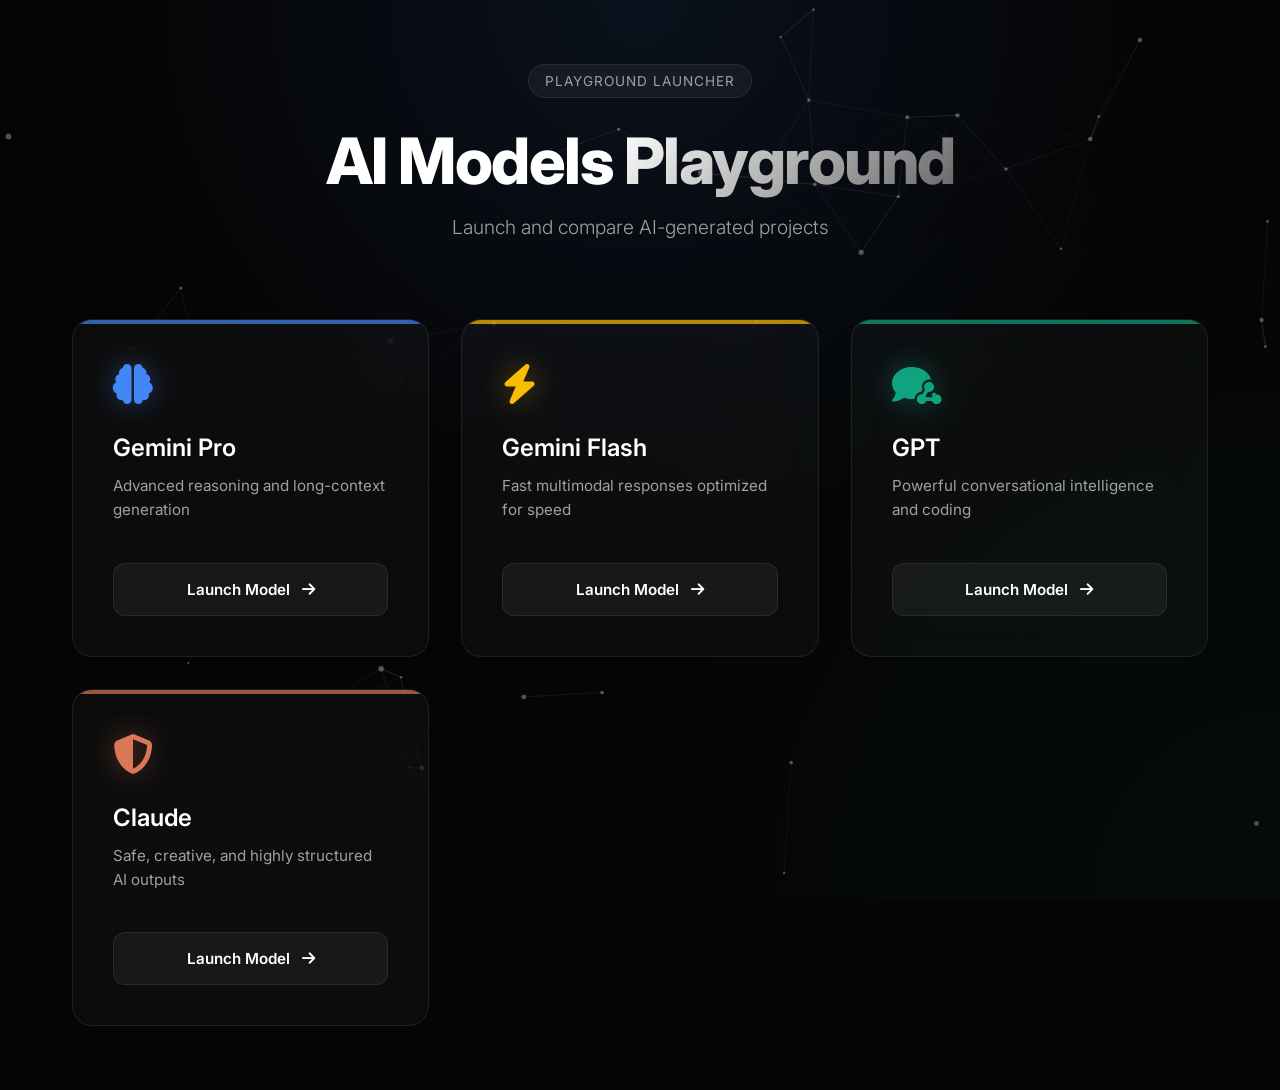
<file: index.html>
<!DOCTYPE html>
<html lang="en">
<head>
    <meta charset="UTF-8">
    <meta name="viewport" content="width=device-width, initial-scale=1.0">
    <title>AI Models Playground</title>
    <!-- Modern Typography -->
    <link href="https://fonts.googleapis.com/css2?family=Inter:wght@300;400;600;800&display=swap" rel="stylesheet">
    <!-- Font Awesome Icons -->
    <link rel="stylesheet" href="https://cdnjs.cloudflare.com/ajax/libs/font-awesome/6.4.0/css/all.min.css">
    <link rel="stylesheet" href="style.css">
</head>
<body>
    <!-- Animated Particle Background -->
    <canvas id="particle-canvas"></canvas>
    
    <!-- Animated Gradient Overlay -->
    <div class="gradient-bg"></div>

    <div class="container">
        <header class="fade-in">
            <div class="header-badge">Playground Launcher</div>
            <h1>AI Models <span class="text-gradient">Playground</span></h1>
            <p class="subtitle">Launch and compare AI-generated projects</p>
        </header>

        <main class="grid">
            <!-- Gemini Pro Card -->
            <div class="card fade-in stagger-1" style="--accent: #4285F4;">
                <div class="card-icon">
                    <i class="fa-solid fa-brain"></i>
                </div>
                <h2>Gemini Pro</h2>
                <p>Advanced reasoning and long-context generation</p>
                <a href="./gemini_pro/index.html" class="launch-btn">
                    Launch Model <i class="fa-solid fa-arrow-right"></i>
                </a>
            </div>

            <!-- Gemini Flash Card -->
            <div class="card fade-in stagger-2" style="--accent: #FBBC05;">
                <div class="card-icon">
                    <i class="fa-solid fa-bolt"></i>
                </div>
                <h2>Gemini Flash</h2>
                <p>Fast multimodal responses optimized for speed</p>
                <a href="./gemini_flash/index.html" class="launch-btn">
                    Launch Model <i class="fa-solid fa-arrow-right"></i>
                </a>
            </div>

            <!-- GPT Card -->
            <div class="card fade-in stagger-3" style="--accent: #10a37f;">
                <div class="card-icon">
                    <i class="fa-solid fa-comment-nodes"></i>
                </div>
                <h2>GPT</h2>
                <p>Powerful conversational intelligence and coding</p>
                <a href="./gpt/index.html" class="launch-btn">
                    Launch Model <i class="fa-solid fa-arrow-right"></i>
                </a>
            </div>

            <!-- Claude Card -->
            <div class="card fade-in stagger-4" style="--accent: #d97757;">
                <div class="card-icon">
                    <i class="fa-solid fa-shield-halved"></i>
                </div>
                <h2>Claude</h2>
                <p>Safe, creative, and highly structured AI outputs</p>
                <a href="./claude/index.html" class="launch-btn">
                    Launch Model <i class="fa-solid fa-arrow-right"></i>
                </a>
            </div>
        </main>
    </div>

    <script src="script.js"></script>
</body>
</html>
</file>
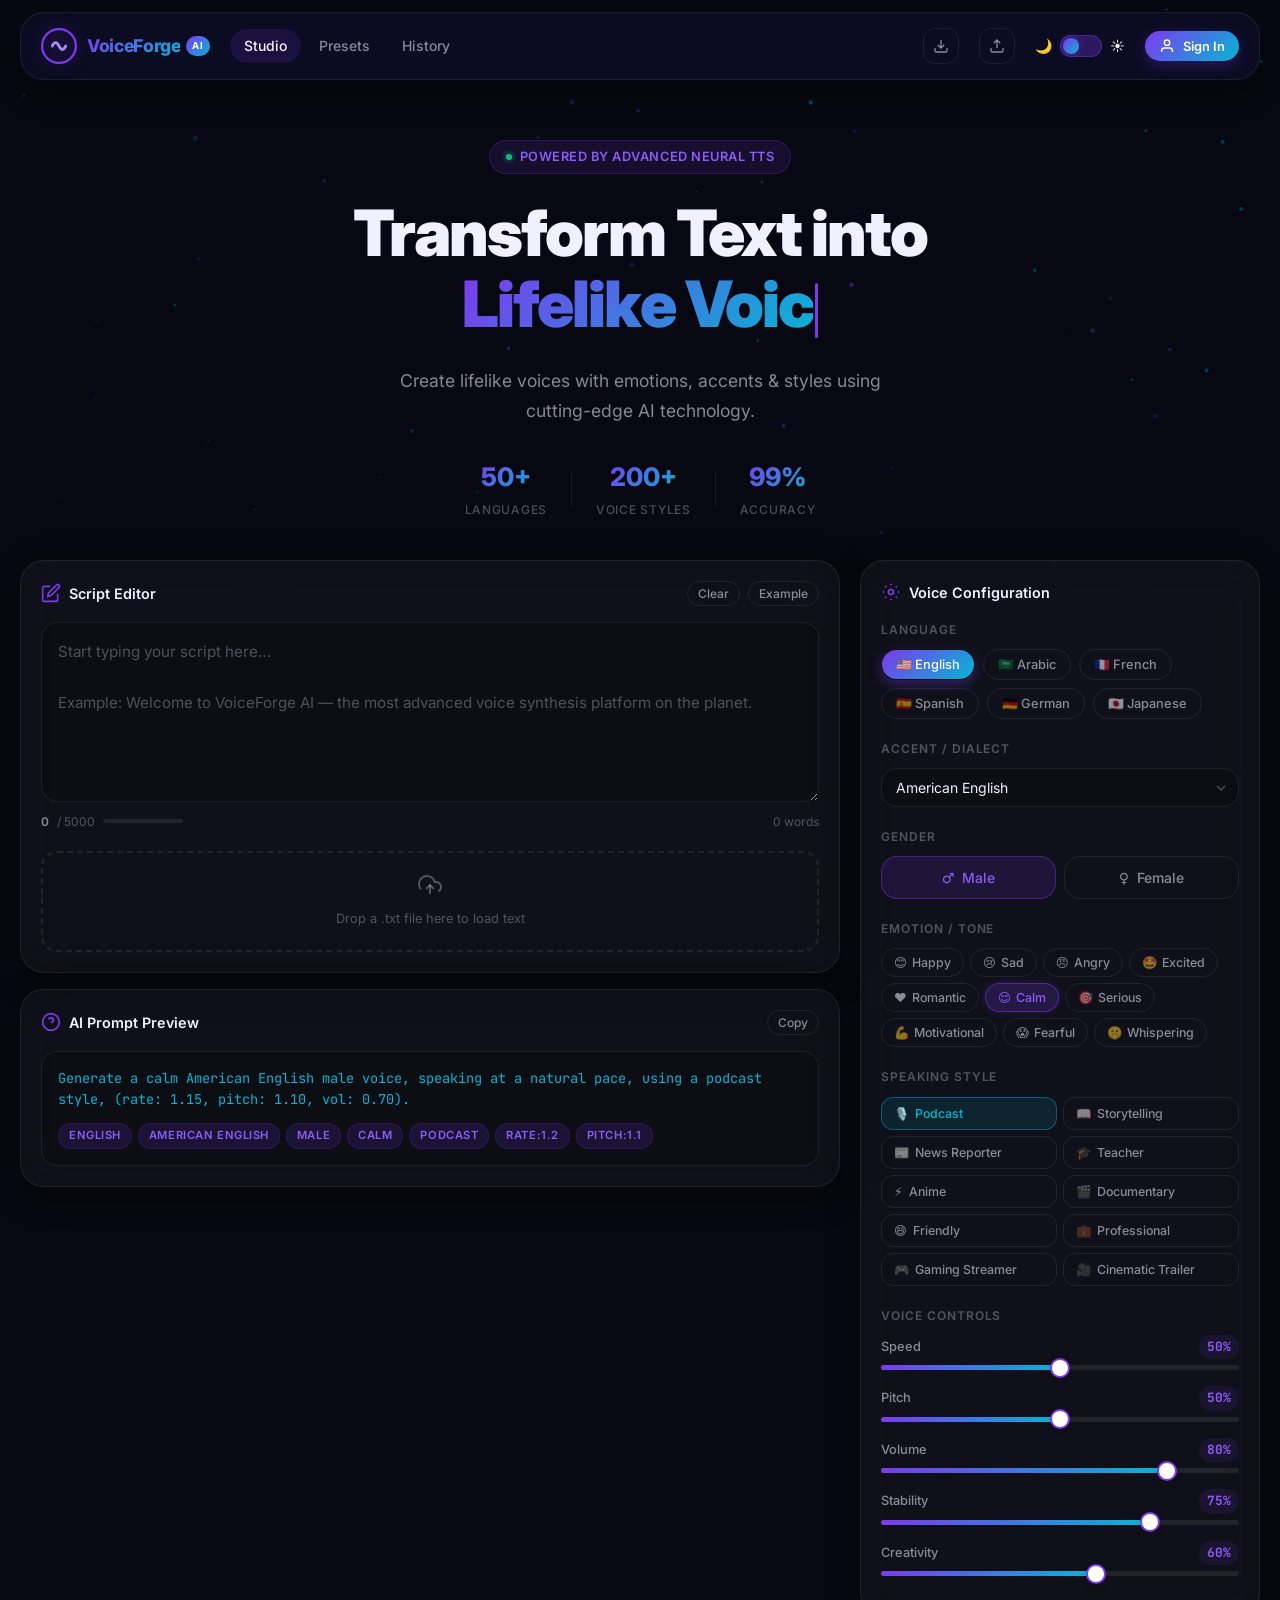
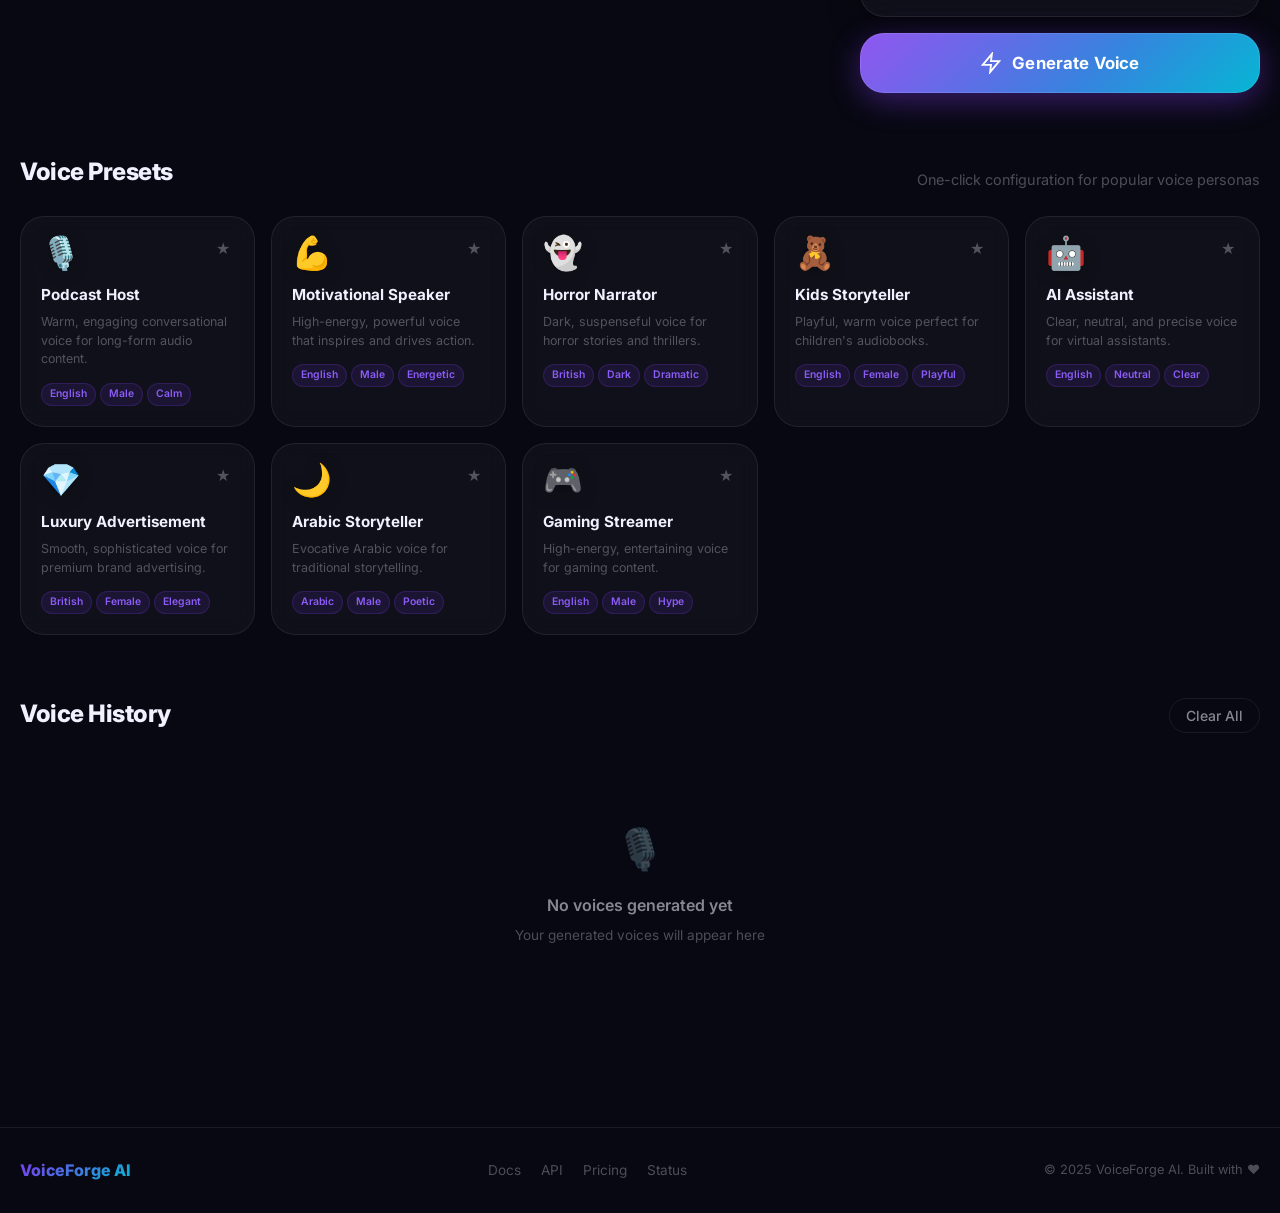
<file: claude/index.html>
<!DOCTYPE html>
<html lang="en" data-theme="dark">
<head>
  <meta charset="UTF-8" />
  <meta name="viewport" content="width=device-width, initial-scale=1.0" />
  <title>VoiceForge AI — Voice Generator Studio</title>
  <link rel="stylesheet" href="style.css" />
  <link rel="preconnect" href="https://fonts.googleapis.com" />
  <link rel="preconnect" href="https://fonts.gstatic.com" crossorigin />
  <link href="https://fonts.googleapis.com/css2?family=Inter:wght@300;400;500;600;700;800;900&family=JetBrains+Mono:wght@400;500&display=swap" rel="stylesheet" />
</head>
<body>
  <!-- Particle Canvas Background -->
  <canvas id="particleCanvas"></canvas>

  <!-- App Shell -->
  <div class="app-shell">

    <!-- ── HEADER ── -->
    <header class="header glass-card">
      <div class="header-left">
        <div class="logo">
          <div class="logo-icon">
            <svg viewBox="0 0 32 32" fill="none">
              <circle cx="16" cy="16" r="15" stroke="url(#lg1)" stroke-width="2"/>
              <path d="M10 16 Q13 10 16 16 Q19 22 22 16" stroke="url(#lg2)" stroke-width="2.5" stroke-linecap="round" fill="none"/>
              <defs>
                <linearGradient id="lg1" x1="0" y1="0" x2="32" y2="32">
                  <stop offset="0%" stop-color="#7c3aed"/>
                  <stop offset="100%" stop-color="#06b6d4"/>
                </linearGradient>
                <linearGradient id="lg2" x1="0" y1="0" x2="32" y2="0">
                  <stop offset="0%" stop-color="#a78bfa"/>
                  <stop offset="100%" stop-color="#38bdf8"/>
                </linearGradient>
              </defs>
            </svg>
          </div>
          <div class="logo-text">
            <span class="logo-name">VoiceForge</span>
            <span class="logo-badge">AI</span>
          </div>
        </div>
        <nav class="header-nav">
          <a href="#studio" class="nav-link active">Studio</a>
          <a href="#presets" class="nav-link">Presets</a>
          <a href="#history" class="nav-link">History</a>
        </nav>
      </div>
      <div class="header-right">
        <button class="btn-icon" id="exportSettingsBtn" title="Export Settings">
          <svg viewBox="0 0 24 24" fill="none" stroke="currentColor" stroke-width="2"><path d="M21 15v4a2 2 0 01-2 2H5a2 2 0 01-2-2v-4M7 10l5 5 5-5M12 15V3"/></svg>
        </button>
        <button class="btn-icon" id="importSettingsBtn" title="Import Settings">
          <svg viewBox="0 0 24 24" fill="none" stroke="currentColor" stroke-width="2"><path d="M21 15v4a2 2 0 01-2 2H5a2 2 0 01-2-2v-4M17 8l-5-5-5 5M12 3v12"/></svg>
        </button>
        <input type="file" id="importFileInput" accept=".json" style="display:none"/>
        <div class="theme-toggle-wrap">
          <span class="theme-icon">🌙</span>
          <label class="theme-toggle">
            <input type="checkbox" id="themeToggle" />
            <span class="toggle-track"><span class="toggle-thumb"></span></span>
          </label>
          <span class="theme-icon">☀️</span>
        </div>
        <button class="btn-primary btn-sm">
          <svg viewBox="0 0 24 24" fill="none" stroke="currentColor" stroke-width="2" width="16" height="16"><path d="M20 21v-2a4 4 0 00-4-4H8a4 4 0 00-4 4v2M12 11a4 4 0 100-8 4 4 0 000 8z"/></svg>
          Sign In
        </button>
      </div>
    </header>

    <!-- ── MAIN ── -->
    <main class="main-content">

      <!-- Hero Section -->
      <section class="hero-section fade-in">
        <div class="hero-badge">
          <span class="badge-dot"></span>
          Powered by Advanced Neural TTS
        </div>
        <h1 class="hero-title">
          Transform Text into<br/>
          <span class="gradient-text typing-target"></span>
        </h1>
        <p class="hero-subtitle">Create lifelike voices with emotions, accents & styles using cutting-edge AI technology.</p>
        <div class="hero-stats">
          <div class="stat-item"><span class="stat-num">50+</span><span class="stat-label">Languages</span></div>
          <div class="stat-divider"></div>
          <div class="stat-item"><span class="stat-num">200+</span><span class="stat-label">Voice Styles</span></div>
          <div class="stat-divider"></div>
          <div class="stat-item"><span class="stat-num">99%</span><span class="stat-label">Accuracy</span></div>
        </div>
      </section>

      <!-- Studio Layout -->
      <section class="studio-layout" id="studio">

        <!-- LEFT COLUMN -->
        <div class="studio-left">

          <!-- Text Input -->
          <div class="panel glass-card slide-up" id="textPanel">
            <div class="panel-header">
              <div class="panel-title">
                <svg viewBox="0 0 24 24" fill="none" stroke="currentColor" stroke-width="2" width="20" height="20"><path d="M11 4H4a2 2 0 00-2 2v14a2 2 0 002 2h14a2 2 0 002-2v-7M18.5 2.5a2.121 2.121 0 013 3L12 15l-4 1 1-4 9.5-9.5z"/></svg>
                Script Editor
              </div>
              <div class="panel-actions">
                <button class="btn-ghost btn-xs" id="clearTextBtn">Clear</button>
                <button class="btn-ghost btn-xs" id="pasteExampleBtn">Example</button>
              </div>
            </div>
            <div class="textarea-wrap">
              <textarea
                id="voiceText"
                class="voice-textarea"
                placeholder="Start typing your script here…&#10;&#10;Example: Welcome to VoiceForge AI — the most advanced voice synthesis platform on the planet."
                maxlength="5000"
                spellcheck="true"
                aria-label="Voice script text"
              ></textarea>
              <div class="textarea-footer">
                <div class="char-counter">
                  <span id="charCount">0</span>
                  <span class="char-max">/ 5000</span>
                  <div class="char-bar"><div class="char-progress" id="charProgress"></div></div>
                </div>
                <div class="word-count"><span id="wordCount">0</span> words</div>
              </div>
            </div>
          </div>

          <!-- AI Prompt Preview -->
          <div class="panel glass-card slide-up" id="promptPanel">
            <div class="panel-header">
              <div class="panel-title">
                <svg viewBox="0 0 24 24" fill="none" stroke="currentColor" stroke-width="2" width="20" height="20"><circle cx="12" cy="12" r="10"/><path d="M9.09 9a3 3 0 015.83 1c0 2-3 3-3 3M12 17h.01"/></svg>
                AI Prompt Preview
              </div>
              <button class="btn-ghost btn-xs" id="copyPromptBtn">Copy</button>
            </div>
            <div class="prompt-display">
              <div class="prompt-text" id="promptText">Configure your voice settings to generate a prompt…</div>
              <div class="prompt-tags" id="promptTags"></div>
            </div>
          </div>

          <!-- Audio Player -->
          <div class="panel glass-card slide-up" id="playerPanel" style="display:none">
            <div class="panel-header">
              <div class="panel-title">
                <svg viewBox="0 0 24 24" fill="none" stroke="currentColor" stroke-width="2" width="20" height="20"><polygon points="11 5 6 9 2 9 2 15 6 15 11 19 11 5"/><path d="M15.54 8.46a5 5 0 010 7.07M19.07 4.93a10 10 0 010 14.14"/></svg>
                Generated Audio
              </div>
              <div class="panel-actions">
                <span class="badge-success">Ready</span>
              </div>
            </div>
            <div class="waveform-container">
              <canvas id="waveformCanvas" height="80"></canvas>
              <div class="waveform-overlay" id="waveformOverlay"></div>
            </div>
            <div class="player-controls">
              <button class="player-btn" id="replayBtn" title="Replay">
                <svg viewBox="0 0 24 24" fill="none" stroke="currentColor" stroke-width="2"><polyline points="1 4 1 10 7 10"/><path d="M3.51 15a9 9 0 102.13-9.36L1 10"/></svg>
              </button>
              <button class="player-btn player-btn-main" id="playPauseBtn" title="Play/Pause">
                <svg id="playIcon" viewBox="0 0 24 24" fill="currentColor"><polygon points="5 3 19 12 5 21 5 3"/></svg>
                <svg id="pauseIcon" viewBox="0 0 24 24" fill="currentColor" style="display:none"><rect x="6" y="4" width="4" height="16"/><rect x="14" y="4" width="4" height="16"/></svg>
              </button>
              <div class="seek-wrap">
                <span class="time-label" id="currentTime">0:00</span>
                <div class="seek-bar" id="seekBar">
                  <div class="seek-progress" id="seekProgress"></div>
                  <div class="seek-thumb" id="seekThumb"></div>
                </div>
                <span class="time-label" id="totalTime">0:30</span>
              </div>
              <button class="player-btn" id="downloadBtn" title="Download">
                <svg viewBox="0 0 24 24" fill="none" stroke="currentColor" stroke-width="2"><path d="M21 15v4a2 2 0 01-2 2H5a2 2 0 01-2-2v-4M7 10l5 5 5-5M12 15V3"/></svg>
              </button>
            </div>
            <audio id="audioPlayer" src="https://www.soundhelix.com/examples/mp3/SoundHelix-Song-1.mp3" preload="auto"></audio>
          </div>

        </div>

        <!-- RIGHT COLUMN -->
        <div class="studio-right">

          <!-- Voice Config Panel -->
          <div class="panel glass-card slide-up" id="configPanel">
            <div class="panel-header">
              <div class="panel-title">
                <svg viewBox="0 0 24 24" fill="none" stroke="currentColor" stroke-width="2" width="20" height="20"><circle cx="12" cy="12" r="3"/><path d="M19.07 4.93l-1.41 1.41M4.93 4.93l1.41 1.41M4.93 19.07l1.41-1.41M19.07 19.07l-1.41-1.41M20 12h2M2 12h2M12 20v2M12 2v2"/></svg>
                Voice Configuration
              </div>
            </div>

            <!-- Language -->
            <div class="config-section">
              <label class="config-label">Language</label>
              <div class="select-grid" id="languageGrid" role="radiogroup" aria-label="Language"></div>
            </div>

            <!-- Accent -->
            <div class="config-section">
              <label class="config-label">Accent / Dialect</label>
              <div class="select-wrap">
                <select id="accentSelect" class="styled-select" aria-label="Accent">
                  <option value="">— Choose accent —</option>
                </select>
                <svg class="select-arrow" viewBox="0 0 24 24" fill="none" stroke="currentColor" stroke-width="2"><polyline points="6 9 12 15 18 9"/></svg>
              </div>
            </div>

            <!-- Gender -->
            <div class="config-section">
              <label class="config-label">Gender</label>
              <div class="gender-grid" id="genderGrid" role="radiogroup" aria-label="Gender"></div>
            </div>

            <!-- Emotion -->
            <div class="config-section">
              <label class="config-label">Emotion / Tone</label>
              <div class="emotion-grid" id="emotionGrid" role="radiogroup" aria-label="Emotion"></div>
            </div>

            <!-- Style -->
            <div class="config-section">
              <label class="config-label">Speaking Style</label>
              <div class="style-grid" id="styleGrid" role="radiogroup" aria-label="Speaking style"></div>
            </div>

            <!-- Voice Controls -->
            <div class="config-section">
              <label class="config-label">Voice Controls</label>
              <div class="sliders-grid" id="slidersGrid"></div>
            </div>

          </div>

          <!-- Generate Button -->
          <button class="btn-generate" id="generateBtn" aria-label="Generate voice">
            <span class="generate-inner">
              <svg viewBox="0 0 24 24" fill="none" stroke="currentColor" stroke-width="2" width="22" height="22"><polygon points="13 2 3 14 12 14 11 22 21 10 12 10 13 2"/></svg>
              <span class="generate-text">Generate Voice</span>
            </span>
            <div class="generate-ripple"></div>
            <div class="loading-dots" id="loadingDots" style="display:none">
              <span></span><span></span><span></span>
            </div>
          </button>

        </div>
      </section>

      <!-- Presets Section -->
      <section class="presets-section" id="presets">
        <div class="section-header slide-up">
          <h2 class="section-title">Voice Presets</h2>
          <p class="section-subtitle">One-click configuration for popular voice personas</p>
        </div>
        <div class="presets-grid" id="presetsGrid"></div>
      </section>

      <!-- History Section -->
      <section class="history-section" id="history">
        <div class="section-header slide-up">
          <h2 class="section-title">Voice History</h2>
          <div class="section-actions">
            <button class="btn-ghost" id="clearHistoryBtn">Clear All</button>
          </div>
        </div>
        <div class="history-list" id="historyList">
          <div class="empty-state" id="historyEmpty">
            <div class="empty-icon">🎙️</div>
            <div class="empty-title">No voices generated yet</div>
            <div class="empty-sub">Your generated voices will appear here</div>
          </div>
        </div>
      </section>

    </main>

    <!-- Footer -->
    <footer class="footer">
      <div class="footer-inner">
        <div class="footer-logo">VoiceForge AI</div>
        <div class="footer-links">
          <a href="#">Docs</a>
          <a href="#">API</a>
          <a href="#">Pricing</a>
          <a href="#">Status</a>
        </div>
        <div class="footer-copy">© 2025 VoiceForge AI. Built with ❤️</div>
      </div>
    </footer>

  </div>

  <!-- Toast Container -->
  <div class="toast-container" id="toastContainer"></div>

  <script src="script.js"></script>
</body>
</html>
</file>
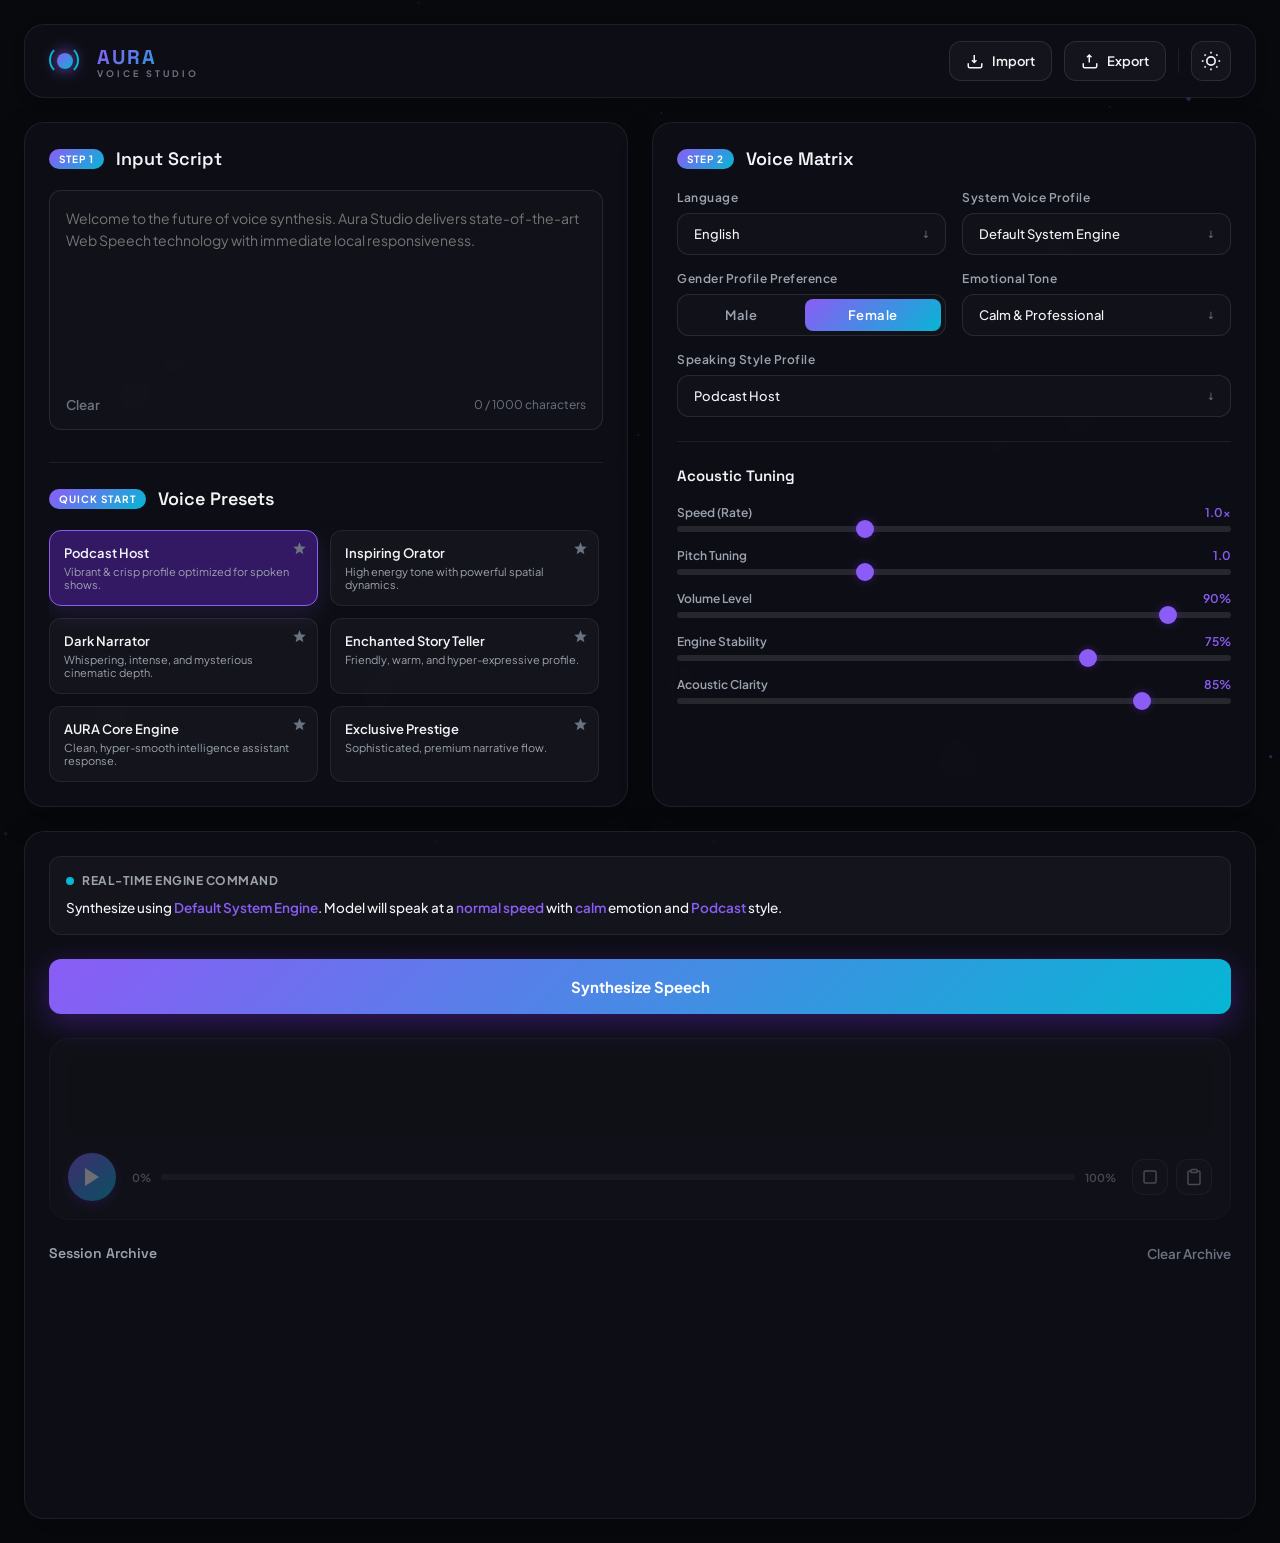
<file: gemini_flash/index.html>
<!DOCTYPE html>
<html lang="en" data-theme="dark">
<head>
    <meta charset="UTF-8">
    <meta name="viewport" content="width=device-width, initial-scale=1.0">
    <title>AURA // Advanced AI Voice Generator Studio</title>
    <link rel="stylesheet" href="style.css">
    <!-- Google Fonts for premium typography -->
    <link rel="preconnect" href="https://fonts.googleapis.com">
    <link rel="preconnect" href="https://fonts.gstatic.com" crossorigin>
    <link href="https://fonts.googleapis.com/css2?family=Plus+Jakarta+Sans:wght@300;400;500;600;700;800&family=Space+Grotesk:wght@400;500;600;700&display=swap" rel="stylesheet">
</head>
<body>
    <!-- AI Ambient Particles Background -->
    <canvas id="ambient-canvas" class="ambient-background"></canvas>

    <div class="app-container">
        <!-- HEADER -->
        <header class="app-header">
            <div class="brand">
                <div class="logo-mark">
                    <div class="logo-orb"></div>
                    <div class="logo-ring"></div>
                </div>
                <div class="logo-text">
                    <h1>AURA</h1>
                    <span>VOICE STUDIO</span>
                </div>
            </div>

            <div class="header-actions">
                <button id="btn-import" class="btn-secondary" title="Import Settings">
                    <svg width="18" height="18" viewBox="0 0 24 24" fill="none" stroke="currentColor" stroke-width="2"><path d="M21 15v4a2 2 0 0 1-2 2H5a2 2 0 0 1-2-2v-4M14 11l-3 3-3-3M11 4v10"/></svg>
                    <span>Import</span>
                </button>
                <button id="btn-export" class="btn-secondary" title="Export Settings">
                    <svg width="18" height="18" viewBox="0 0 24 24" fill="none" stroke="currentColor" stroke-width="2"><path d="M21 15v4a2 2 0 0 1-2 2H5a2 2 0 0 1-2-2v-4M11 14V4M14 7l-3-3-3 3"/></svg>
                    <span>Export</span>
                </button>
                <div class="divider"></div>
                <button id="theme-toggle" class="theme-toggle-btn" aria-label="Toggle Theme">
                    <svg class="sun-icon" width="20" height="20" viewBox="0 0 24 24" fill="none" stroke="currentColor" stroke-width="2"><circle cx="12" cy="12" r="5"/><line x1="12" y1="1" x2="12" y2="3"/><line x1="12" y1="21" x2="12" y2="23"/><line x1="4.22" y1="4.22" x2="5.64" y2="5.64"/><line x1="18.36" y1="18.36" x2="19.78" y2="19.78"/><line x1="1" y1="12" x2="3" y2="12"/><line x1="21" y1="12" x2="23" y2="12"/><line x1="4.22" y1="19.78" x2="5.64" y2="18.36"/><line x1="18.36" y1="5.64" x2="19.78" y2="4.22"/></svg>
                    <svg class="moon-icon" width="20" height="20" viewBox="0 0 24 24" fill="none" stroke="currentColor" stroke-width="2"><path d="M21 12.79A9 9 0 1 1 11.21 3 7 7 0 0 0 21 12.79z"/></svg>
                </button>
            </div>
        </header>

        <!-- MAIN STUDIO GRID -->
        <main class="studio-grid">
            
            <!-- LEFT PANEL: Text Input & Presets -->
            <section class="studio-panel left-panel">
                <div class="panel-header">
                    <span class="badge">Step 1</span>
                    <h2>Input Script</h2>
                </div>

                <div class="textarea-wrapper">
                    <textarea id="script-input" placeholder="Type or paste your script here..." maxlength="1000"></textarea>
                    <div class="textarea-footer">
                        <button id="btn-clear" class="btn-text">Clear</button>
                        <span id="char-counter">0 / 1000 characters</span>
                    </div>
                </div>

                <!-- PRESET DECK -->
                <div class="panel-header section-divider">
                    <span class="badge">Quick Start</span>
                    <h2>Voice Presets</h2>
                </div>
                <div class="presets-grid" id="presets-container">
                    <!-- Dynamic Presets Loaded by JS -->
                </div>
            </section>

            <!-- MIDDLE PANEL: Configuration Matrix -->
            <section class="studio-panel middle-panel">
                <div class="panel-header">
                    <span class="badge">Step 2</span>
                    <h2>Voice Matrix</h2>
                </div>

                <div class="config-grid">
                    <!-- Language Selection -->
                    <div class="input-group">
                        <label for="select-lang">Language</label>
                        <div class="select-wrapper">
                            <select id="select-lang">
                                <option value="English" selected>English</option>
                                <option value="Arabic">Arabic</option>
                                <option value="French">French</option>
                                <option value="Spanish">Spanish</option>
                                <option value="German">German</option>
                            </select>
                        </div>
                    </div>

                    <!-- System Voice Engine Picker (Web Speech Integration) -->
                    <div class="input-group">
                        <label for="select-accent">System Voice Profile</label>
                        <div class="select-wrapper">
                            <select id="select-accent">
                                <!-- Populated dynamically based on language and real system engine voices -->
                            </select>
                        </div>
                    </div>

                    <!-- Gender Filter -->
                    <div class="input-group">
                        <label>Gender Profile Preference</label>
                        <div class="gender-toggle-group">
                            <input type="radio" id="gender-male" name="gender" value="Male">
                            <label for="gender-male">Male</label>
                            
                            <input type="radio" id="gender-female" name="gender" value="Female" checked>
                            <label for="gender-female">Female</label>
                        </div>
                    </div>

                    <!-- Emotion Selection -->
                    <div class="input-group">
                        <label for="select-emotion">Emotional Tone</label>
                        <div class="select-wrapper">
                            <select id="select-emotion">
                                <option value="Happy">Happy & Bright</option>
                                <option value="Sad">Sad & Reflective</option>
                                <option value="Angry">Angry & Intense</option>
                                <option value="Excited">Excited & Energetic</option>
                                <option value="Romantic">Romantic & Warm</option>
                                <option value="Calm" selected>Calm & Professional</option>
                                <option value="Serious">Serious & Direct</option>
                                <option value="Motivational">Motivational & Inspiring</option>
                                <option value="Fearful">Fearful & Tense</option>
                                <option value="Whispering">Soft Whispering</option>
                            </select>
                        </div>
                    </div>

                    <!-- Speaking Style -->
                    <div class="input-group full-width">
                        <label for="select-style">Speaking Style Profile</label>
                        <div class="select-wrapper">
                            <select id="select-style">
                                <option value="Podcast" selected>Podcast Host</option>
                                <option value="Storytelling">Engaging Storytelling</option>
                                <option value="News Reporter">News Reporter (Formal)</option>
                                <option value="Teacher">Teacher / Explainer</option>
                                <option value="Anime">High-Energy Anime</option>
                                <option value="Documentary">Deep Documentary Narrative</option>
                                <option value="Friendly">Friendly Conversational</option>
                                <option value="Professional">Corporate & Professional</option>
                                <option value="Gaming Streamer">Gaming Streamer</option>
                                <option value="Cinematic Trailer">Epic Cinematic Trailer</option>
                            </select>
                        </div>
                    </div>
                </div>

                <!-- SLIDERS -->
                <div class="sliders-section">
                    <h3>Acoustic Tuning</h3>
                    
                    <div class="slider-group">
                        <div class="slider-meta">
                            <span class="slider-label">Speed (Rate)</span>
                            <span class="slider-val" id="val-speed">1.0x</span>
                        </div>
                        <input type="range" id="slider-speed" min="0.5" max="2.0" step="0.1" value="1.0">
                    </div>

                    <div class="slider-group">
                        <div class="slider-meta">
                            <span class="slider-label">Pitch Tuning</span>
                            <span class="slider-val" id="val-pitch">1.0</span>
                        </div>
                        <input type="range" id="slider-pitch" min="0.5" max="2.0" step="0.1" value="1.0">
                    </div>

                    <div class="slider-group">
                        <div class="slider-meta">
                            <span class="slider-label">Volume Level</span>
                            <span class="slider-val" id="val-volume">90%</span>
                        </div>
                        <input type="range" id="slider-volume" min="0" max="100" step="5" value="90">
                    </div>

                    <div class="slider-group">
                        <div class="slider-meta">
                            <span class="slider-label">Engine Stability</span>
                            <span class="slider-val" id="val-stability">75%</span>
                        </div>
                        <input type="range" id="slider-stability" min="0" max="100" step="1" value="75">
                    </div>

                    <div class="slider-group">
                        <div class="slider-meta">
                            <span class="slider-label">Acoustic Clarity</span>
                            <span class="slider-val" id="val-creativity">85%</span>
                        </div>
                        <input type="range" id="slider-creativity" min="0" max="100" step="1" value="85">
                    </div>
                </div>
            </section>

            <!-- RIGHT PANEL: Prompt Builder, Engine Run, Player & History -->
            <section class="studio-panel right-panel">
                <!-- AI PROMPT BUILDER LIVE PREVIEW -->
                <div class="prompt-builder-card">
                    <div class="prompt-header">
                        <span class="pulse-dot"></span>
                        <h3>Real-Time Engine Command</h3>
                    </div>
                    <p id="dynamic-prompt" class="prompt-text">
                        Generate a calm English female voice speaking at normal speed with Professional style.
                    </p>
                </div>

                <!-- GENERATE ENGINE BUTTON -->
                <div class="generation-hub">
                    <button id="btn-generate" class="btn-generate-glow">
                        <span class="btn-label">Synthesize Speech</span>
                        <div class="loading-ring-container hidden">
                            <div class="loading-ring"></div>
                        </div>
                    </button>
                </div>

                <!-- CUSTOM AUDIO PLAYER -->
                <div class="audio-player-card disabled" id="audio-player-card">
                    <div class="player-top">
                        <div class="wave-animation-container" id="wave-container">
                            <canvas id="waveform-canvas"></canvas>
                        </div>
                    </div>
                    <div class="player-controls">
                        <button id="player-play-pause" class="player-btn circle-btn" aria-label="Play/Pause">
                            <svg class="play-icon" width="24" height="24" viewBox="0 0 24 24" fill="currentColor"><polygon points="5 3 19 12 5 21 5 3"/></svg>
                            <svg class="pause-icon hidden" width="24" height="24" viewBox="0 0 24 24" fill="currentColor"><rect x="6" y="4" width="4" height="16"/><rect x="14" y="4" width="4" height="16"/></svg>
                        </button>
                        
                        <div class="player-timeline">
                            <span id="player-time-current">0%</span>
                            <div class="progress-bar-container" id="player-progress-container">
                                <div class="progress-bar-fill" id="player-progress-bar"></div>
                            </div>
                            <span id="player-time-duration">100%</span>
                        </div>

                        <div class="player-actions">
                            <button id="player-replay" class="player-btn-small" title="Stop & Reset">
                                <svg width="18" height="18" viewBox="0 0 24 24" fill="none" stroke="currentColor" stroke-width="2"><rect x="4" y="4" width="16" height="16" rx="2"/></svg>
                            </button>
                            <button id="player-download" class="player-btn-small" title="Copy Text to Clipboard">
                                <svg width="18" height="18" viewBox="0 0 24 24" fill="none" stroke="currentColor" stroke-width="2"><path d="M16 4h2a2 2 0 0 1 2 2v14a2 2 0 0 1-2 2H6a2 2 0 0 1-2-2V6a2 2 0 0 1 2-2h2"/><rect x="8" y="2" width="8" height="4" rx="1" ry="1"/></svg>
                            </button>
                        </div>
                    </div>
                </div>

                <!-- GENERATION HISTORY -->
                <div class="history-section">
                    <div class="history-header">
                        <h3>Session Archive</h3>
                        <button id="btn-clear-history" class="btn-text">Clear Archive</button>
                    </div>
                    <div id="history-container" class="history-list">
                        <!-- History Items populated dynamically -->
                        <div class="empty-history" id="empty-history-text">
                            No voices synthesized yet.
                        </div>
                    </div>
                </div>

            </section>
        </main>
    </div>

    <!-- NOTIFICATION SYSTEM -->
    <div id="toast-container" class="toast-container"></div>

    <script src="script.js"></script>
</body>
</html>
</file>
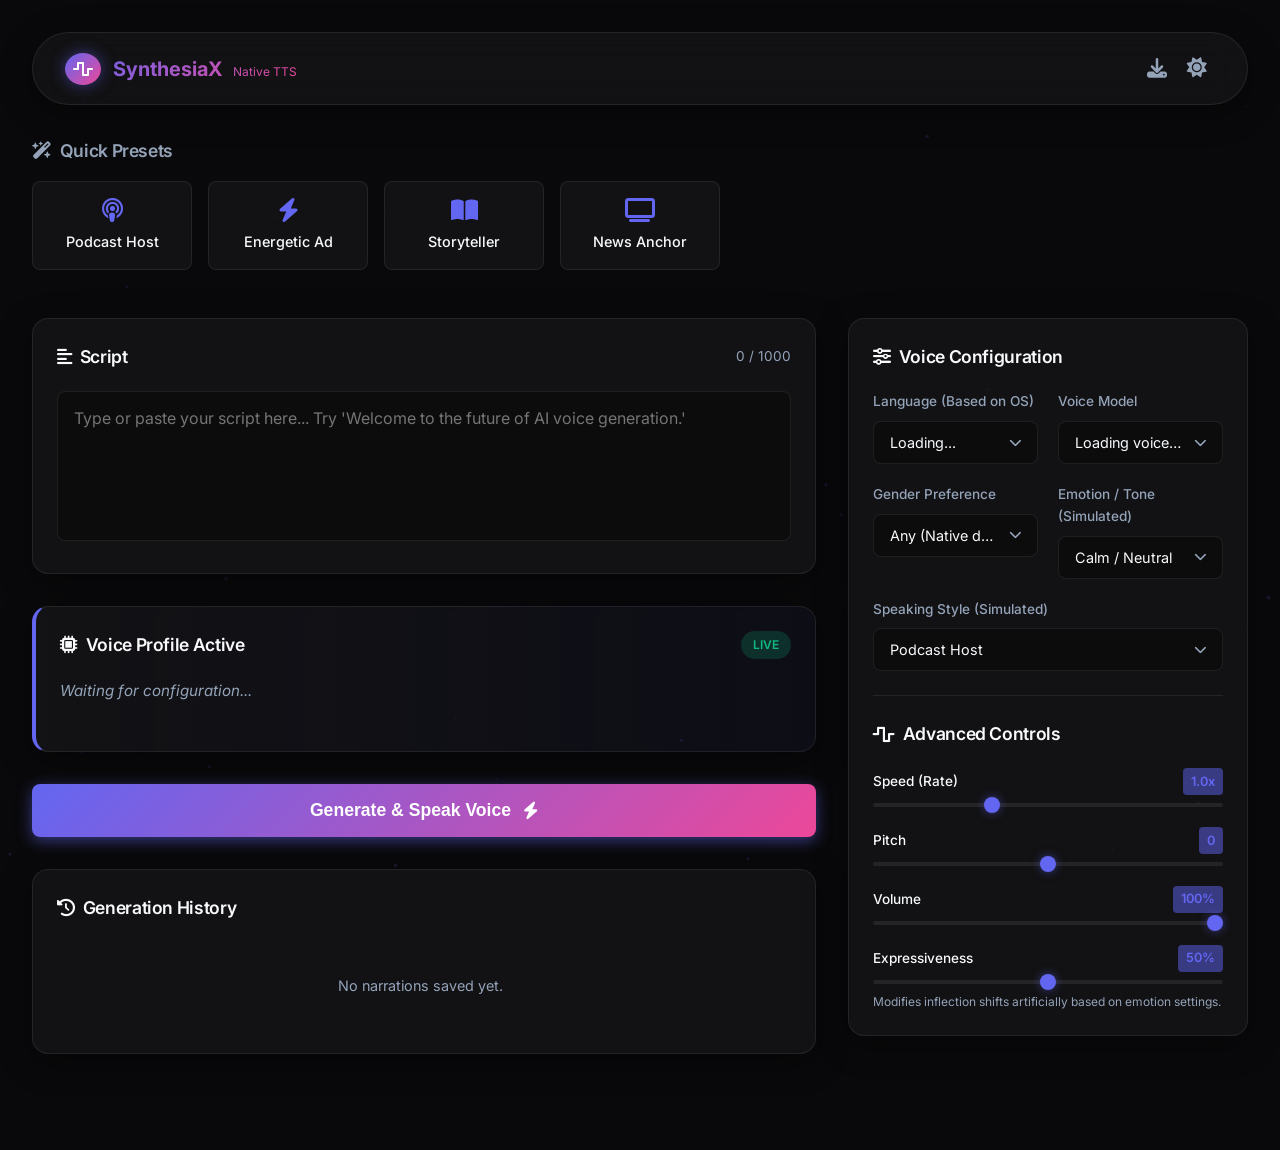
<file: gemini_pro/index.html>
<!DOCTYPE html>
<html lang="en" data-theme="dark">

<head>
    <meta charset="UTF-8">
    <meta name="viewport" content="width=device-width, initial-scale=1.0">
    <title>SynthesiaX | AI Voice Studio</title>
    <link href="https://fonts.googleapis.com/css2?family=Inter:wght@300;400;500;600;700&display=swap" rel="stylesheet">
    <link rel="stylesheet" href="https://cdnjs.cloudflare.com/ajax/libs/font-awesome/6.4.0/css/all.min.css">
    <link rel="stylesheet" href="style.css">
</head>

<body>
    <canvas id="particles-bg"></canvas>

    <div class="app-container">
        <!-- Navigation -->
        <nav class="navbar glass-panel">
            <div class="logo">
                <div class="logo-icon">
                    <i class="fa-solid fa-wave-square"></i>
                </div>
                <span>SynthesiaX <span
                        style="font-size: 0.6em; color: var(--text-muted); font-weight: 400; margin-left: 5px;">Native
                        TTS</span></span>
            </div>
            <div class="nav-actions">
                <button id="export-btn" class="icon-btn" title="Export Settings">
                    <i class="fa-solid fa-download"></i>
                </button>
                <button id="theme-toggle" class="icon-btn" title="Toggle Theme">
                    <i class="fa-solid fa-sun"></i>
                </button>
            </div>
        </nav>

        <main class="main-content">
            <!-- Presets Section -->
            <section class="presets-section slide-up">
                <h2 class="section-title"><i class="fa-solid fa-wand-magic-sparkles"></i> Quick Presets</h2>
                <div class="presets-container" id="presets-container">
                    <!-- Presets injected via JS -->
                </div>
            </section>

            <div class="studio-grid">
                <!-- Left Column: Input & Output -->
                <div class="col-left slide-up" style="animation-delay: 0.1s;">

                    <!-- Text Input Card -->
                    <div class="card glass-panel text-input-card">
                        <div class="card-header">
                            <h3><i class="fa-solid fa-align-left"></i> Script</h3>
                            <div class="char-counter">
                                <span id="char-count">0</span> / 1000
                            </div>
                        </div>
                        <div class="input-wrapper">
                            <textarea id="text-input"
                                placeholder="Type or paste your script here... Try 'Welcome to the future of AI voice generation.'"></textarea>
                        </div>
                    </div>

                    <!-- AI Prompt Builder Display -->
                    <div class="card glass-panel prompt-card">
                        <div class="card-header">
                            <h3><i class="fa-solid fa-microchip"></i> Voice Profile Active</h3>
                            <span class="badge pulse-badge">Live</span>
                        </div>
                        <p id="dynamic-prompt" class="typing-effect">Waiting for configuration...</p>
                    </div>

                    <!-- Generate Button -->
                    <button id="generate-btn" class="primary-btn">
                        <span class="btn-text">Generate & Speak Voice</span>
                        <i class="fa-solid fa-bolt"></i>
                        <div class="btn-loader hidden"></div>
                    </button>

                    <!-- Audio Player (Hidden by default) -->
                    <div id="player-card" class="card glass-panel player-card hidden slide-up">
                        <div class="card-header">
                            <h3><i class="fa-solid fa-headphones"></i> Output Audio</h3>
                            <button id="download-audio-btn" class="icon-btn small" title="Download Audio"><i
                                    class="fa-solid fa-file-arrow-down"></i></button>
                        </div>

                        <div class="waveform-container">
                            <div class="bars" id="waveform-bars">
                                <!-- Bars generated in JS -->
                            </div>
                        </div>

                        <div class="player-controls">
                            <button id="play-pause-btn" class="play-btn" title="Play/Pause"><i
                                    class="fa-solid fa-play"></i></button>
                            <button id="stop-btn" class="icon-btn" style="color:var(--text-main);" title="Stop"><i
                                    class="fa-solid fa-stop"></i></button>

                            <div class="progress-container">
                                <input type="range" id="seek-slider" min="0" max="100" value="0" disabled
                                    title="Progress (Native TTS cannot seek backward)">
                            </div>
                        </div>
                    </div>

                    <!-- History Section -->
                    <div class="card glass-panel history-card">
                        <div class="card-header">
                            <h3><i class="fa-solid fa-clock-rotate-left"></i> Generation History</h3>
                        </div>
                        <div class="history-list" id="history-list">
                            <div class="empty-state">No voices generated yet.</div>
                            <!-- History items injected via JS -->
                        </div>
                    </div>
                </div>

                <!-- Right Column: Settings -->
                <div class="col-right slide-up" style="animation-delay: 0.2s;">
                    <div class="card glass-panel settings-card">
                        <div class="card-header">
                            <h3><i class="fa-solid fa-sliders"></i> Voice Configuration</h3>
                        </div>

                        <div class="settings-grid">
                            <!-- Language -->
                            <div class="form-group">
                                <label for="language-select">Language (Based on OS)</label>
                                <div class="select-wrapper">
                                    <select id="language-select">
                                        <option value="">Loading...</option>
                                    </select>
                                    <i class="fa-solid fa-chevron-down select-icon"></i>
                                </div>
                            </div>

                            <!-- Voice / Accent -->
                            <div class="form-group">
                                <label for="accent-select">Voice Model</label>
                                <div class="select-wrapper">
                                    <select id="accent-select">
                                        <option value="">Loading voices...</option>
                                    </select>
                                    <i class="fa-solid fa-chevron-down select-icon"></i>
                                </div>
                            </div>

                            <!-- Gender Preference -->
                            <div class="form-group">
                                <label for="gender-select">Gender Preference</label>
                                <div class="select-wrapper">
                                    <select id="gender-select">
                                        <option value="any">Any (Native default)</option>
                                        <option value="male">Male (Attempt match)</option>
                                        <option value="female">Female (Attempt match)</option>
                                    </select>
                                    <i class="fa-solid fa-chevron-down select-icon"></i>
                                </div>
                            </div>

                            <!-- Emotion -->
                            <div class="form-group">
                                <label for="emotion-select">Emotion / Tone (Simulated)</label>
                                <div class="select-wrapper">
                                    <select id="emotion-select"></select>
                                    <i class="fa-solid fa-chevron-down select-icon"></i>
                                </div>
                            </div>

                            <!-- Style -->
                            <div class="form-group full-width">
                                <label for="style-select">Speaking Style (Simulated)</label>
                                <div class="select-wrapper">
                                    <select id="style-select"></select>
                                    <i class="fa-solid fa-chevron-down select-icon"></i>
                                </div>
                            </div>
                        </div>

                        <hr class="divider">

                        <div class="card-header">
                            <h3><i class="fa-solid fa-wave-square"></i> Advanced Controls</h3>
                        </div>

                        <!-- Sliders -->
                        <div class="sliders-container">
                            <!-- Speed -->
                            <div class="slider-group">
                                <div class="slider-header">
                                    <label>Speed (Rate)</label>
                                    <span class="slider-val" id="val-speed">1.0x</span>
                                </div>
                                <input type="range" id="slider-speed" min="0.5" max="2.0" step="0.1" value="1.0">
                            </div>

                            <!-- Pitch -->
                            <div class="slider-group">
                                <div class="slider-header">
                                    <label>Pitch</label>
                                    <span class="slider-val" id="val-pitch">0</span>
                                </div>
                                <input type="range" id="slider-pitch" min="-10" max="10" step="1" value="0">
                            </div>

                            <!-- Volume -->
                            <div class="slider-group">
                                <div class="slider-header">
                                    <label>Volume</label>
                                    <span class="slider-val" id="val-stability">100%</span>
                                </div>
                                <input type="range" id="slider-stability" min="0" max="100" step="1" value="100">
                            </div>

                            <!-- Creativity (Placebo/UI match for TTS simulation) -->
                            <div class="slider-group">
                                <div class="slider-header">
                                    <label>Expressiveness</label>
                                    <span class="slider-val" id="val-creativity">50%</span>
                                </div>
                                <input type="range" id="slider-creativity" min="0" max="100" step="1" value="50">
                                <small class="helper-text">Modifies inflection shifts artificially based on emotion
                                    settings.</small>
                            </div>
                        </div>
                    </div>
                </div>
            </div>
        </main>
    </div>

    <!-- Notification Toast -->
    <div id="toast" class="toast"></div>

    <script src="script.js"></script>
</body>

</html>
</file>
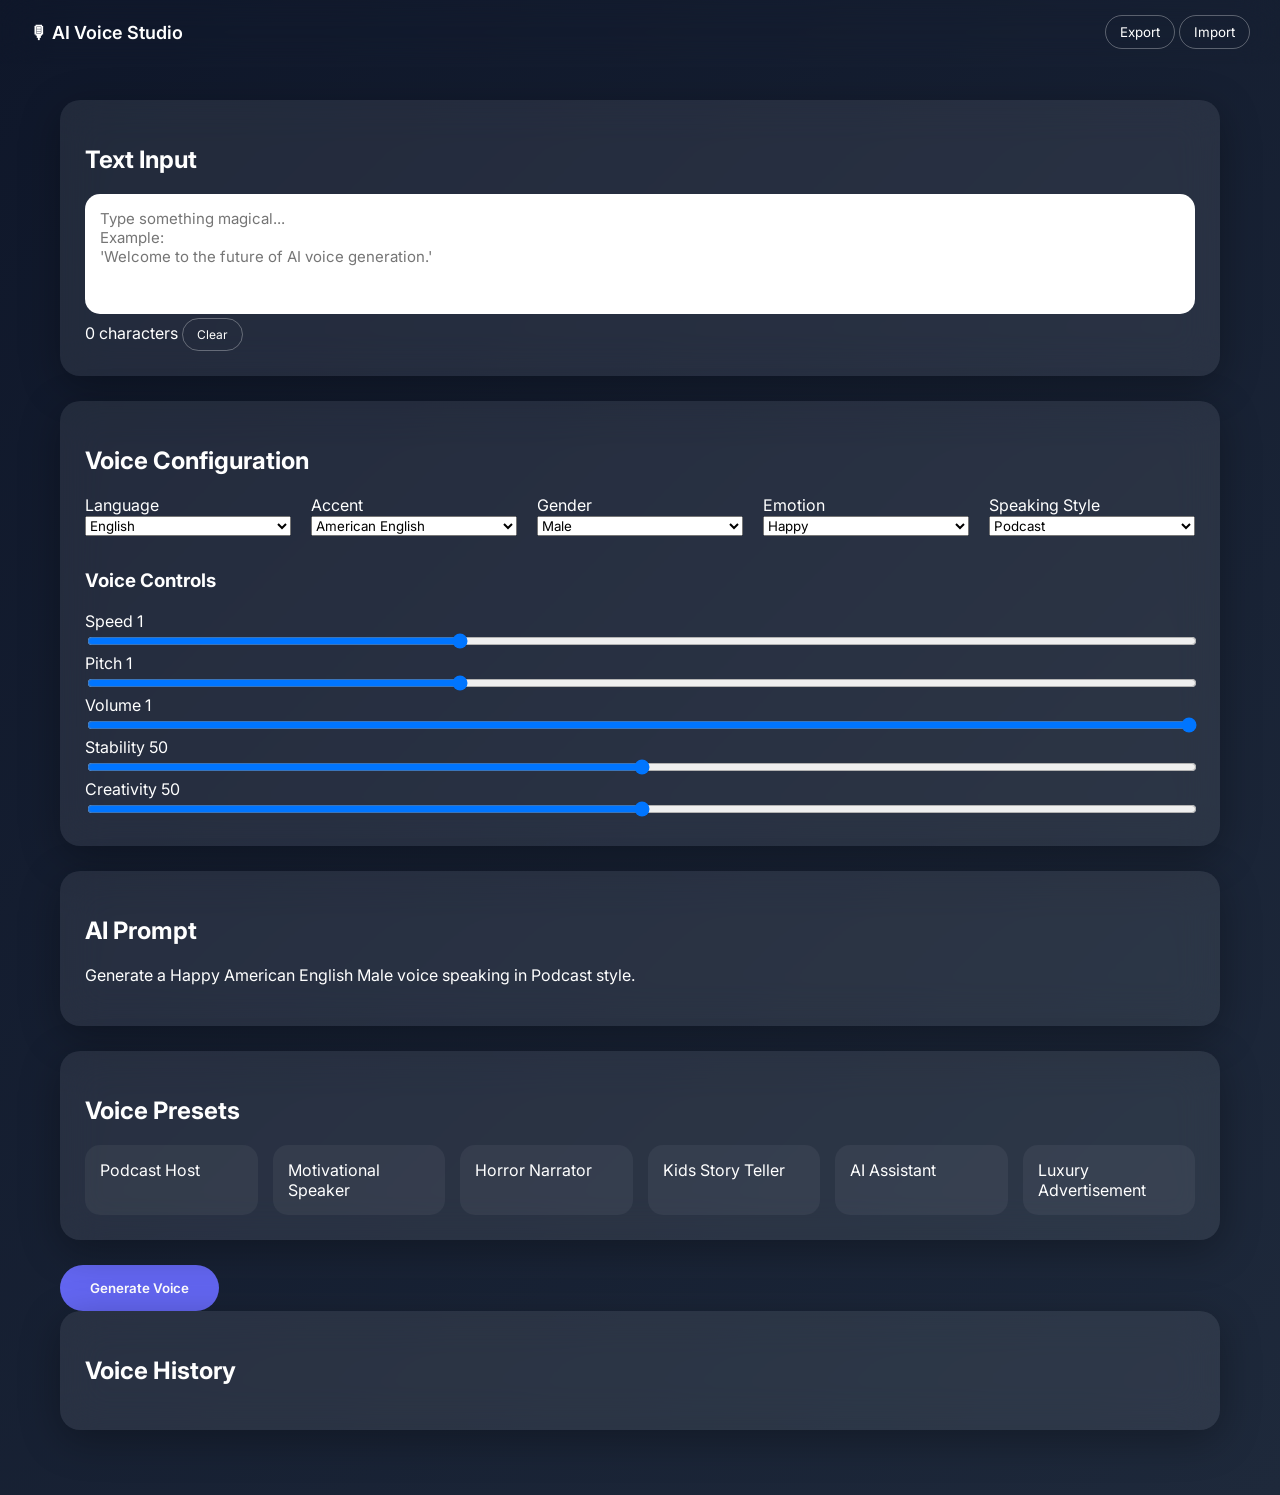
<file: gpt/index.html>
<!DOCTYPE html>
<html lang="en">
<head>
  <meta charset="UTF-8" />
  <meta name="viewport" content="width=device-width, initial-scale=1.0" />
  <title>AI Voice Generator Studio</title>
  <link rel="stylesheet" href="style.css" />
  <link href="https://fonts.googleapis.com/css2?family=Inter:wght@300;400;500;600;700&display=swap" rel="stylesheet">
</head>
<body>

<div class="particles"></div>

<header class="topbar glass">
  <div class="logo">🎙 AI Voice Studio</div>
  <div class="top-actions">
    <button id="exportSettings" class="ghost-btn">Export</button>
    <button id="importSettings" class="ghost-btn">Import</button>
    <input type="file" id="importFile" hidden />
    <label class="theme-switch">
      <input type="checkbox" id="themeToggle" />
      <span class="slider"></span>
    </label>
  </div>
</header>

<main class="container">

  <section class="text-section glass card">
    <h2>Text Input</h2>
    <textarea id="textInput" placeholder="Type something magical...
Example:
'Welcome to the future of AI voice generation.'"></textarea>
    <div class="text-footer">
      <span id="charCount">0 characters</span>
      <button id="clearText" class="ghost-btn small">Clear</button>
    </div>
  </section>

  <section class="config-section glass card">
    <h2>Voice Configuration</h2>
    <div class="grid">

      <div class="field">
        <label>Language</label>
        <select id="language">
          <option>English</option>
          <option>Arabic</option>
          <option>French</option>
          <option>Spanish</option>
          <option>German</option>
        </select>
      </div>

      <div class="field">
        <label>Accent</label>
        <select id="accent">
          <option>American English</option>
          <option>British English</option>
          <option>Australian English</option>
          <option>Egyptian Arabic</option>
          <option>Saudi Arabic</option>
          <option>Emirati Arabic</option>
        </select>
      </div>

      <div class="field">
        <label>Gender</label>
        <select id="gender">
          <option>Male</option>
          <option>Female</option>
        </select>
      </div>

      <div class="field">
        <label>Emotion</label>
        <select id="emotion">
          <option>Happy</option>
          <option>Sad</option>
          <option>Angry</option>
          <option>Excited</option>
          <option>Romantic</option>
          <option>Calm</option>
          <option>Serious</option>
          <option>Motivational</option>
          <option>Fearful</option>
          <option>Whispering</option>
        </select>
      </div>

      <div class="field">
        <label>Speaking Style</label>
        <select id="style">
          <option>Podcast</option>
          <option>Storytelling</option>
          <option>News Reporter</option>
          <option>Teacher</option>
          <option>Anime</option>
          <option>Documentary</option>
          <option>Friendly</option>
          <option>Professional</option>
          <option>Gaming Streamer</option>
          <option>Cinematic Trailer</option>
        </select>
      </div>

    </div>

    <h3>Voice Controls</h3>
    <div class="sliders">
      <div class="slider-group">
        <label>Speed <span id="speedVal">1</span></label>
        <input type="range" id="speed" min="0.5" max="2" step="0.1" value="1" />
      </div>
      <div class="slider-group">
        <label>Pitch <span id="pitchVal">1</span></label>
        <input type="range" id="pitch" min="0.5" max="2" step="0.1" value="1" />
      </div>
      <div class="slider-group">
        <label>Volume <span id="volumeVal">1</span></label>
        <input type="range" id="volume" min="0" max="1" step="0.1" value="1" />
      </div>
      <div class="slider-group">
        <label>Stability <span id="stabilityVal">50</span></label>
        <input type="range" id="stability" min="0" max="100" value="50" />
      </div>
      <div class="slider-group">
        <label>Creativity <span id="creativityVal">50</span></label>
        <input type="range" id="creativity" min="0" max="100" value="50" />
      </div>
    </div>

  </section>

  <section class="prompt-section glass card">
    <h2>AI Prompt</h2>
    <p id="promptOutput"></p>
  </section>

  <section class="presets-section glass card">
    <h2>Voice Presets</h2>
    <div class="presets" id="presets"></div>
  </section>

  <section class="generate-section">
    <button id="generateBtn" class="primary-btn">Generate Voice</button>
    <div id="loader" class="loader hidden"></div>
  </section>

  <section class="audio-section glass card hidden" id="audioSection">
    <h2>Generated Audio</h2>
    <div class="audio-player">
      <button id="playPause">▶</button>
      <div class="progress-container">
        <div class="progress" id="progress"></div>
      </div>
      <button id="replay">↺</button>
      <button id="download">⬇</button>
    </div>
    <audio id="audio" src="https://www.soundhelix.com/examples/mp3/SoundHelix-Song-1.mp3"></audio>
  </section>

  <section class="history-section glass card">
    <h2>Voice History</h2>
    <div id="historyList"></div>
  </section>

</main>

<script src="script.js"></script>
</body>
</html>
</file>
<file: style.css>
/* Custom Properties */
:root {
    --bg-dark: #050505;
    --text-primary: #ffffff;
    --text-secondary: #a0a0a0;
    --glass-bg: rgba(255, 255, 255, 0.03);
    --glass-border: rgba(255, 255, 255, 0.08);
    --font-main: 'Inter', sans-serif;
}

/* Reset & Base Styles */
* {
    margin: 0;
    padding: 0;
    box-sizing: border-box;
}

body {
    background-color: var(--bg-dark);
    color: var(--text-primary);
    font-family: var(--font-main);
    min-height: 100vh;
    overflow-x: hidden;
    position: relative;
}

/* Background Animations */
#particle-canvas {
    position: fixed;
    top: 0;
    left: 0;
    width: 100%;
    height: 100%;
    z-index: -2;
}

.gradient-bg {
    position: fixed;
    top: 0;
    left: 0;
    width: 100%;
    height: 100%;
    z-index: -1;
    background: radial-gradient(circle at 50% 0%, rgba(66, 133, 244, 0.1), transparent 50%),
                radial-gradient(circle at 100% 100%, rgba(16, 163, 127, 0.05), transparent 50%);
    animation: backgroundPulse 15s ease-in-out infinite alternate;
}

@keyframes backgroundPulse {
    0% { opacity: 0.5; }
    100% { opacity: 1; transform: scale(1.1); }
}

/* Layout */
.container {
    max-width: 1200px;
    margin: 0 auto;
    padding: 4rem 2rem;
    position: relative;
    z-index: 1;
}

/* Header */
header {
    text-align: center;
    margin-bottom: 5rem;
}

.header-badge {
    display: inline-block;
    padding: 0.5rem 1rem;
    background: rgba(255, 255, 255, 0.05);
    border: 1px solid var(--glass-border);
    border-radius: 50px;
    font-size: 0.85rem;
    letter-spacing: 1px;
    text-transform: uppercase;
    margin-bottom: 1.5rem;
    color: var(--text-secondary);
    backdrop-filter: blur(10px);
}

h1 {
    font-size: 4rem;
    font-weight: 800;
    letter-spacing: -1.5px;
    margin-bottom: 1rem;
}

.text-gradient {
    background: linear-gradient(135deg, #fff 0%, #666 100%);
    -webkit-background-clip: text;
    -webkit-text-fill-color: transparent;
}

.subtitle {
    font-size: 1.2rem;
    color: var(--text-secondary);
    font-weight: 300;
}

/* Grid & Cards */
.grid {
    display: grid;
    grid-template-columns: repeat(auto-fit, minmax(280px, 1fr));
    gap: 2rem;
}

.card {
    background: var(--glass-bg);
    border: 1px solid var(--glass-border);
    border-radius: 20px;
    padding: 2.5rem;
    backdrop-filter: blur(20px);
    -webkit-backdrop-filter: blur(20px);
    display: flex;
    flex-direction: column;
    position: relative;
    overflow: hidden;
    transition: all 0.4s cubic-bezier(0.175, 0.885, 0.32, 1.275);
}

.card::before {
    content: '';
    position: absolute;
    top: 0;
    left: 0;
    width: 100%;
    height: 4px;
    background: var(--accent);
    opacity: 0.7;
    transition: opacity 0.3s ease;
}

.card:hover {
    transform: translateY(-10px) scale(1.02);
    box-shadow: 0 20px 40px rgba(0, 0, 0, 0.4),
                0 0 20px color-mix(in srgb, var(--accent) 20%, transparent);
    border-color: color-mix(in srgb, var(--accent) 30%, var(--glass-border));
}

.card:hover::before {
    opacity: 1;
}

.card-icon {
    font-size: 2.5rem;
    color: var(--accent);
    margin-bottom: 1.5rem;
    filter: drop-shadow(0 0 15px color-mix(in srgb, var(--accent) 40%, transparent));
}

.card h2 {
    font-size: 1.5rem;
    font-weight: 600;
    margin-bottom: 0.75rem;
}

.card p {
    color: var(--text-secondary);
    font-size: 0.95rem;
    line-height: 1.6;
    margin-bottom: 2.5rem;
    flex-grow: 1;
}

/* Buttons */
.launch-btn {
    display: inline-flex;
    align-items: center;
    justify-content: center;
    gap: 0.75rem;
    width: 100%;
    padding: 1rem;
    background: rgba(255, 255, 255, 0.05);
    color: var(--text-primary);
    text-decoration: none;
    border-radius: 12px;
    border: 1px solid var(--glass-border);
    font-weight: 600;
    font-size: 0.95rem;
    transition: all 0.3s ease;
    cursor: pointer;
    position: relative;
    overflow: hidden;
}

.launch-btn i {
    transition: transform 0.3s ease;
}

.card:hover .launch-btn {
    background: var(--accent);
    color: #fff;
    border-color: var(--accent);
    box-shadow: 0 0 20px color-mix(in srgb, var(--accent) 40%, transparent);
}

.card:hover .launch-btn i {
    transform: translateX(5px);
}

/* Animations */
.fade-in {
    opacity: 0;
    transform: translateY(20px);
    animation: fadeInUp 0.8s ease forwards;
}

.stagger-1 { animation-delay: 0.1s; }
.stagger-2 { animation-delay: 0.2s; }
.stagger-3 { animation-delay: 0.3s; }
.stagger-4 { animation-delay: 0.4s; }

@keyframes fadeInUp {
    to {
        opacity: 1;
        transform: translateY(0);
    }
}

/* Responsive */
@media (max-width: 768px) {
    h1 { font-size: 2.5rem; }
    .container { padding: 3rem 1.5rem; }
    header { margin-bottom: 3rem; }
}
</file>
<file: claude/style.css>
/* =====================================================
   VoiceForge AI — Master Stylesheet
   ===================================================== */

/* ── CSS Custom Properties ── */
:root {
  /* Colors - Dark Theme */
  --bg-primary: #080812;
  --bg-secondary: #0d0d1e;
  --bg-tertiary: #111128;
  --bg-card: rgba(255, 255, 255, 0.035);
  --bg-card-hover: rgba(255, 255, 255, 0.06);
  --bg-glass: rgba(13, 13, 40, 0.7);

  --border-color: rgba(255, 255, 255, 0.08);
  --border-hover: rgba(124, 58, 237, 0.4);

  --text-primary: #f0f0ff;
  --text-secondary: rgba(240, 240, 255, 0.55);
  --text-muted: rgba(240, 240, 255, 0.3);

  --accent-purple: #7c3aed;
  --accent-violet: #8b5cf6;
  --accent-cyan: #06b6d4;
  --accent-blue: #3b82f6;
  --accent-pink: #ec4899;

  --gradient-primary: linear-gradient(135deg, #7c3aed 0%, #06b6d4 100%);
  --gradient-hero: linear-gradient(135deg, #4c1d95 0%, #0e7490 100%);
  --gradient-card: linear-gradient(135deg, rgba(124,58,237,0.1) 0%, rgba(6,182,212,0.05) 100%);

  --shadow-sm: 0 2px 8px rgba(0, 0, 0, 0.3);
  --shadow-md: 0 8px 32px rgba(0, 0, 0, 0.4);
  --shadow-lg: 0 16px 64px rgba(0, 0, 0, 0.5);
  --shadow-glow: 0 0 40px rgba(124, 58, 237, 0.25);
  --shadow-cyan: 0 0 30px rgba(6, 182, 212, 0.2);

  --radius-sm: 8px;
  --radius-md: 12px;
  --radius-lg: 16px;
  --radius-xl: 24px;
  --radius-full: 9999px;

  --transition-fast: 0.15s cubic-bezier(0.4, 0, 0.2, 1);
  --transition-normal: 0.25s cubic-bezier(0.4, 0, 0.2, 1);
  --transition-slow: 0.4s cubic-bezier(0.4, 0, 0.2, 1);

  --font-sans: 'Inter', system-ui, -apple-system, sans-serif;
  --font-mono: 'JetBrains Mono', 'Fira Code', monospace;

  --header-height: 68px;
  --sidebar-width: 400px;
}

/* Light Theme */
[data-theme="light"] {
  --bg-primary: #f4f4f8;
  --bg-secondary: #eaeaf2;
  --bg-tertiary: #e0e0ee;
  --bg-card: rgba(255, 255, 255, 0.7);
  --bg-card-hover: rgba(255, 255, 255, 0.9);
  --bg-glass: rgba(255, 255, 255, 0.65);

  --border-color: rgba(0, 0, 0, 0.08);
  --border-hover: rgba(124, 58, 237, 0.35);

  --text-primary: #0d0d2e;
  --text-secondary: rgba(13, 13, 46, 0.6);
  --text-muted: rgba(13, 13, 46, 0.35);

  --shadow-sm: 0 2px 8px rgba(0, 0, 0, 0.08);
  --shadow-md: 0 8px 32px rgba(0, 0, 0, 0.12);
  --shadow-lg: 0 16px 64px rgba(0, 0, 0, 0.15);
  --shadow-glow: 0 0 40px rgba(124, 58, 237, 0.15);
  --shadow-cyan: 0 0 30px rgba(6, 182, 212, 0.1);
}

/* ── Reset & Base ── */
*, *::before, *::after {
  box-sizing: border-box;
  margin: 0;
  padding: 0;
}

html {
  scroll-behavior: smooth;
  font-size: 16px;
}

body {
  font-family: var(--font-sans);
  background: var(--bg-primary);
  color: var(--text-primary);
  line-height: 1.6;
  overflow-x: hidden;
  transition: background var(--transition-slow), color var(--transition-slow);
  min-height: 100vh;
}

#particleCanvas {
  position: fixed;
  top: 0;
  left: 0;
  width: 100%;
  height: 100%;
  pointer-events: none;
  z-index: 0;
  opacity: 0.6;
}

[data-theme="light"] #particleCanvas {
  opacity: 0.2;
}

/* ── App Shell ── */
.app-shell {
  position: relative;
  z-index: 1;
  min-height: 100vh;
}

/* ── Glassmorphism Card ── */
.glass-card {
  background: var(--bg-card);
  backdrop-filter: blur(20px);
  -webkit-backdrop-filter: blur(20px);
  border: 1px solid var(--border-color);
  border-radius: var(--radius-xl);
  box-shadow: var(--shadow-md);
  transition: border-color var(--transition-normal), box-shadow var(--transition-normal), background var(--transition-slow);
}

.glass-card:hover {
  border-color: var(--border-hover);
  box-shadow: var(--shadow-lg), var(--shadow-glow);
}

/* ── HEADER ── */
.header {
  position: sticky;
  top: 12px;
  z-index: 100;
  margin: 12px 20px 0;
  padding: 0 20px;
  height: var(--header-height);
  display: flex;
  align-items: center;
  justify-content: space-between;
  border-radius: var(--radius-xl);
  background: var(--bg-glass);
  animation: slideDown 0.5s ease both;
}

@keyframes slideDown {
  from { transform: translateY(-20px); opacity: 0; }
  to { transform: translateY(0); opacity: 1; }
}

.header-left, .header-right {
  display: flex;
  align-items: center;
  gap: 20px;
}

/* Logo */
.logo {
  display: flex;
  align-items: center;
  gap: 10px;
  text-decoration: none;
  color: inherit;
}

.logo-icon {
  width: 36px;
  height: 36px;
  display: flex;
  align-items: center;
  filter: drop-shadow(0 0 8px rgba(124, 58, 237, 0.5));
  animation: float 3s ease-in-out infinite;
}

@keyframes float {
  0%, 100% { transform: translateY(0); }
  50% { transform: translateY(-3px); }
}

.logo-text {
  display: flex;
  align-items: center;
  gap: 6px;
}

.logo-name {
  font-size: 1.1rem;
  font-weight: 800;
  background: var(--gradient-primary);
  -webkit-background-clip: text;
  -webkit-text-fill-color: transparent;
  background-clip: text;
  letter-spacing: -0.02em;
}

.logo-badge {
  font-size: 0.6rem;
  font-weight: 700;
  letter-spacing: 0.08em;
  background: var(--gradient-primary);
  color: #fff;
  padding: 2px 6px;
  border-radius: var(--radius-full);
  -webkit-text-fill-color: #fff;
}

/* Nav */
.header-nav {
  display: flex;
  gap: 4px;
}

.nav-link {
  text-decoration: none;
  color: var(--text-secondary);
  font-size: 0.875rem;
  font-weight: 500;
  padding: 6px 14px;
  border-radius: var(--radius-full);
  transition: all var(--transition-fast);
  position: relative;
}

.nav-link:hover {
  color: var(--text-primary);
  background: var(--bg-card-hover);
}

.nav-link.active {
  color: var(--text-primary);
  background: rgba(124, 58, 237, 0.15);
}

/* Theme Toggle */
.theme-toggle-wrap {
  display: flex;
  align-items: center;
  gap: 8px;
}

.theme-icon {
  font-size: 14px;
}

.theme-toggle {
  position: relative;
  cursor: pointer;
}

.theme-toggle input { display: none; }

.toggle-track {
  display: block;
  width: 42px;
  height: 22px;
  background: rgba(124, 58, 237, 0.3);
  border-radius: var(--radius-full);
  border: 1px solid rgba(124, 58, 237, 0.4);
  transition: background var(--transition-normal);
  position: relative;
}

.toggle-thumb {
  position: absolute;
  top: 2px;
  left: 2px;
  width: 16px;
  height: 16px;
  background: var(--gradient-primary);
  border-radius: 50%;
  transition: transform var(--transition-normal);
  box-shadow: 0 0 8px rgba(124, 58, 237, 0.5);
}

.theme-toggle input:checked + .toggle-track {
  background: rgba(6, 182, 212, 0.3);
  border-color: rgba(6, 182, 212, 0.4);
}

.theme-toggle input:checked + .toggle-track .toggle-thumb {
  transform: translateX(20px);
}

/* ── Buttons ── */
.btn-primary {
  display: inline-flex;
  align-items: center;
  gap: 8px;
  background: var(--gradient-primary);
  color: #fff;
  border: none;
  border-radius: var(--radius-full);
  padding: 10px 20px;
  font-size: 0.875rem;
  font-weight: 600;
  font-family: var(--font-sans);
  cursor: pointer;
  transition: all var(--transition-normal);
  box-shadow: 0 4px 15px rgba(124, 58, 237, 0.3);
  position: relative;
  overflow: hidden;
}

.btn-primary:hover {
  transform: translateY(-1px);
  box-shadow: 0 6px 25px rgba(124, 58, 237, 0.45);
}

.btn-primary:active { transform: translateY(0); }

.btn-primary.btn-sm { padding: 7px 14px; font-size: 0.8rem; }

.btn-ghost {
  display: inline-flex;
  align-items: center;
  gap: 6px;
  background: transparent;
  color: var(--text-secondary);
  border: 1px solid var(--border-color);
  border-radius: var(--radius-full);
  padding: 8px 16px;
  font-size: 0.875rem;
  font-weight: 500;
  font-family: var(--font-sans);
  cursor: pointer;
  transition: all var(--transition-fast);
}

.btn-ghost:hover {
  color: var(--text-primary);
  border-color: var(--border-hover);
  background: var(--bg-card-hover);
}

.btn-ghost.btn-xs { padding: 4px 10px; font-size: 0.75rem; }

.btn-icon {
  display: flex;
  align-items: center;
  justify-content: center;
  width: 36px;
  height: 36px;
  background: transparent;
  color: var(--text-secondary);
  border: 1px solid var(--border-color);
  border-radius: var(--radius-md);
  cursor: pointer;
  transition: all var(--transition-fast);
}

.btn-icon svg { width: 16px; height: 16px; }

.btn-icon:hover {
  color: var(--text-primary);
  border-color: var(--border-hover);
  background: var(--bg-card-hover);
}

/* Generate Button */
.btn-generate {
  width: 100%;
  min-height: 60px;
  background: var(--gradient-primary);
  color: #fff;
  border: none;
  border-radius: var(--radius-xl);
  font-family: var(--font-sans);
  font-size: 1.05rem;
  font-weight: 700;
  cursor: pointer;
  position: relative;
  overflow: hidden;
  box-shadow: 0 8px 30px rgba(124, 58, 237, 0.4), 0 0 0 1px rgba(255,255,255,0.1) inset;
  transition: all var(--transition-normal);
  letter-spacing: 0.01em;
}

.btn-generate::before {
  content: '';
  position: absolute;
  inset: 0;
  background: linear-gradient(135deg, rgba(255,255,255,0.15) 0%, transparent 60%);
  pointer-events: none;
}

.btn-generate:hover {
  transform: translateY(-2px);
  box-shadow: 0 12px 40px rgba(124, 58, 237, 0.55), 0 0 0 1px rgba(255,255,255,0.15) inset;
}

.btn-generate:active { transform: translateY(0); }

.btn-generate:disabled {
  opacity: 0.7;
  cursor: not-allowed;
  transform: none;
}

.generate-inner {
  display: flex;
  align-items: center;
  justify-content: center;
  gap: 10px;
}

.generate-ripple {
  position: absolute;
  border-radius: 50%;
  width: 0;
  height: 0;
  background: rgba(255,255,255,0.25);
  transform: translate(-50%, -50%);
  pointer-events: none;
}

.generate-ripple.animate {
  animation: rippleExpand 0.6s ease-out forwards;
}

@keyframes rippleExpand {
  to { width: 500px; height: 500px; opacity: 0; }
}

/* Loading Dots */
.loading-dots {
  display: flex;
  align-items: center;
  gap: 6px;
  justify-content: center;
}

.loading-dots span {
  width: 8px;
  height: 8px;
  border-radius: 50%;
  background: #fff;
  animation: dotPulse 1.4s ease-in-out infinite both;
}

.loading-dots span:nth-child(2) { animation-delay: 0.2s; }
.loading-dots span:nth-child(3) { animation-delay: 0.4s; }

@keyframes dotPulse {
  0%, 80%, 100% { transform: scale(0.6); opacity: 0.4; }
  40% { transform: scale(1); opacity: 1; }
}

/* ── MAIN CONTENT ── */
.main-content {
  max-width: 1400px;
  margin: 0 auto;
  padding: 0 20px 60px;
}

/* ── Hero ── */
.hero-section {
  text-align: center;
  padding: 60px 20px 40px;
}

.hero-badge {
  display: inline-flex;
  align-items: center;
  gap: 8px;
  background: rgba(124, 58, 237, 0.12);
  border: 1px solid rgba(124, 58, 237, 0.25);
  border-radius: var(--radius-full);
  padding: 6px 16px;
  font-size: 0.8rem;
  font-weight: 600;
  color: var(--accent-violet);
  margin-bottom: 24px;
  letter-spacing: 0.04em;
  text-transform: uppercase;
}

.badge-dot {
  width: 6px;
  height: 6px;
  background: #10b981;
  border-radius: 50%;
  animation: pulseDot 2s ease-in-out infinite;
  box-shadow: 0 0 6px #10b981;
}

@keyframes pulseDot {
  0%, 100% { opacity: 1; transform: scale(1); }
  50% { opacity: 0.7; transform: scale(1.4); }
}

.hero-title {
  font-size: clamp(2.2rem, 5vw, 4rem);
  font-weight: 900;
  line-height: 1.1;
  letter-spacing: -0.03em;
  margin-bottom: 20px;
  color: var(--text-primary);
}

.gradient-text {
  background: var(--gradient-primary);
  -webkit-background-clip: text;
  -webkit-text-fill-color: transparent;
  background-clip: text;
  display: inline-block;
  min-height: 1.2em;
}

.typing-cursor {
  display: inline-block;
  width: 3px;
  height: 0.85em;
  background: var(--accent-purple);
  margin-left: 2px;
  border-radius: 2px;
  animation: blink 1s step-end infinite;
  vertical-align: middle;
}

@keyframes blink {
  50% { opacity: 0; }
}

.hero-subtitle {
  font-size: 1.1rem;
  color: var(--text-secondary);
  max-width: 540px;
  margin: 0 auto 32px;
  line-height: 1.7;
}

.hero-stats {
  display: flex;
  align-items: center;
  justify-content: center;
  gap: 24px;
  flex-wrap: wrap;
}

.stat-item {
  display: flex;
  flex-direction: column;
  align-items: center;
  gap: 2px;
}

.stat-num {
  font-size: 1.6rem;
  font-weight: 800;
  background: var(--gradient-primary);
  -webkit-background-clip: text;
  -webkit-text-fill-color: transparent;
  background-clip: text;
}

.stat-label {
  font-size: 0.75rem;
  color: var(--text-muted);
  text-transform: uppercase;
  letter-spacing: 0.06em;
  font-weight: 500;
}

.stat-divider {
  width: 1px;
  height: 36px;
  background: var(--border-color);
}

/* ── Studio Layout ── */
.studio-layout {
  display: grid;
  grid-template-columns: 1fr var(--sidebar-width);
  gap: 20px;
  margin-bottom: 60px;
}

.studio-left, .studio-right {
  display: flex;
  flex-direction: column;
  gap: 16px;
}

/* ── Panel ── */
.panel {
  padding: 20px;
}

.panel-header {
  display: flex;
  align-items: center;
  justify-content: space-between;
  margin-bottom: 16px;
}

.panel-title {
  display: flex;
  align-items: center;
  gap: 8px;
  font-size: 0.9rem;
  font-weight: 600;
  color: var(--text-primary);
}

.panel-title svg {
  color: var(--accent-purple);
  flex-shrink: 0;
}

.panel-actions {
  display: flex;
  align-items: center;
  gap: 8px;
}

/* ── Text Area ── */
.voice-textarea {
  width: 100%;
  min-height: 180px;
  max-height: 360px;
  background: rgba(0, 0, 0, 0.2);
  border: 1px solid var(--border-color);
  border-radius: var(--radius-lg);
  padding: 16px;
  color: var(--text-primary);
  font-family: var(--font-sans);
  font-size: 0.95rem;
  line-height: 1.7;
  resize: vertical;
  transition: border-color var(--transition-fast), box-shadow var(--transition-fast);
  outline: none;
}

[data-theme="light"] .voice-textarea {
  background: rgba(255, 255, 255, 0.5);
}

.voice-textarea::placeholder {
  color: var(--text-muted);
}

.voice-textarea:focus {
  border-color: var(--accent-purple);
  box-shadow: 0 0 0 3px rgba(124, 58, 237, 0.15);
}

.textarea-wrap { display: flex; flex-direction: column; gap: 10px; }

.textarea-footer {
  display: flex;
  align-items: center;
  justify-content: space-between;
  gap: 12px;
}

.char-counter {
  display: flex;
  align-items: center;
  gap: 8px;
  font-size: 0.75rem;
  color: var(--text-muted);
}

#charCount { color: var(--text-secondary); font-weight: 600; }
.char-max { color: var(--text-muted); }

.char-bar {
  width: 80px;
  height: 4px;
  background: var(--border-color);
  border-radius: var(--radius-full);
  overflow: hidden;
}

.char-progress {
  height: 100%;
  background: var(--gradient-primary);
  border-radius: var(--radius-full);
  width: 0%;
  transition: width var(--transition-fast);
}

.word-count {
  font-size: 0.75rem;
  color: var(--text-muted);
}

/* ── AI Prompt ── */
.prompt-display {
  background: rgba(0, 0, 0, 0.2);
  border: 1px solid var(--border-color);
  border-radius: var(--radius-lg);
  padding: 16px;
  min-height: 80px;
  display: flex;
  flex-direction: column;
  gap: 12px;
}

[data-theme="light"] .prompt-display {
  background: rgba(255, 255, 255, 0.4);
}

.prompt-text {
  font-family: var(--font-mono);
  font-size: 0.85rem;
  color: var(--accent-cyan);
  line-height: 1.6;
}

.prompt-tags {
  display: flex;
  flex-wrap: wrap;
  gap: 6px;
}

.prompt-tag {
  font-size: 0.7rem;
  font-weight: 600;
  padding: 3px 10px;
  border-radius: var(--radius-full);
  background: rgba(124, 58, 237, 0.15);
  color: var(--accent-violet);
  border: 1px solid rgba(124, 58, 237, 0.2);
  text-transform: uppercase;
  letter-spacing: 0.05em;
}

/* ── Config Sections ── */
.config-section {
  margin-bottom: 20px;
}

.config-label {
  display: block;
  font-size: 0.75rem;
  font-weight: 600;
  text-transform: uppercase;
  letter-spacing: 0.08em;
  color: var(--text-muted);
  margin-bottom: 10px;
}

/* Language Grid */
.select-grid {
  display: flex;
  flex-wrap: wrap;
  gap: 8px;
}

.select-chip {
  padding: 7px 14px;
  border-radius: var(--radius-full);
  font-size: 0.8rem;
  font-weight: 500;
  border: 1px solid var(--border-color);
  background: transparent;
  color: var(--text-secondary);
  cursor: pointer;
  transition: all var(--transition-fast);
  font-family: var(--font-sans);
  position: relative;
  overflow: hidden;
}

.select-chip::before {
  content: '';
  position: absolute;
  inset: 0;
  background: var(--gradient-primary);
  opacity: 0;
  transition: opacity var(--transition-fast);
}

.select-chip span { position: relative; z-index: 1; }

.select-chip:hover {
  border-color: var(--border-hover);
  color: var(--text-primary);
}

.select-chip.selected {
  border-color: transparent;
  color: #fff;
  box-shadow: 0 4px 12px rgba(124, 58, 237, 0.35);
}

.select-chip.selected::before { opacity: 1; }

/* Select */
.select-wrap {
  position: relative;
  display: flex;
  align-items: center;
}

.styled-select {
  width: 100%;
  appearance: none;
  background: rgba(0, 0, 0, 0.2);
  border: 1px solid var(--border-color);
  border-radius: var(--radius-lg);
  padding: 10px 36px 10px 14px;
  color: var(--text-primary);
  font-family: var(--font-sans);
  font-size: 0.875rem;
  cursor: pointer;
  transition: border-color var(--transition-fast);
  outline: none;
}

[data-theme="light"] .styled-select {
  background: rgba(255, 255, 255, 0.5);
}

.styled-select:focus {
  border-color: var(--accent-purple);
  box-shadow: 0 0 0 3px rgba(124, 58, 237, 0.1);
}

.styled-select option {
  background: var(--bg-secondary);
  color: var(--text-primary);
}

.select-arrow {
  position: absolute;
  right: 10px;
  width: 16px;
  height: 16px;
  color: var(--text-muted);
  pointer-events: none;
}

/* Gender Grid */
.gender-grid {
  display: grid;
  grid-template-columns: 1fr 1fr;
  gap: 8px;
}

.gender-btn {
  display: flex;
  align-items: center;
  justify-content: center;
  gap: 8px;
  padding: 12px;
  border-radius: var(--radius-lg);
  border: 1px solid var(--border-color);
  background: transparent;
  color: var(--text-secondary);
  font-family: var(--font-sans);
  font-size: 0.875rem;
  font-weight: 500;
  cursor: pointer;
  transition: all var(--transition-fast);
}

.gender-btn:hover {
  border-color: var(--border-hover);
  color: var(--text-primary);
  background: var(--bg-card-hover);
}

.gender-btn.selected {
  background: rgba(124, 58, 237, 0.15);
  border-color: rgba(124, 58, 237, 0.4);
  color: var(--accent-violet);
}

/* Emotion Grid */
.emotion-grid {
  display: flex;
  flex-wrap: wrap;
  gap: 6px;
}

.emotion-btn {
  display: flex;
  align-items: center;
  gap: 5px;
  padding: 6px 12px;
  border-radius: var(--radius-full);
  border: 1px solid var(--border-color);
  background: transparent;
  color: var(--text-secondary);
  font-family: var(--font-sans);
  font-size: 0.775rem;
  font-weight: 500;
  cursor: pointer;
  transition: all var(--transition-fast);
}

.emotion-btn:hover {
  border-color: var(--border-hover);
  color: var(--text-primary);
}

.emotion-btn.selected {
  background: rgba(124, 58, 237, 0.2);
  border-color: rgba(124, 58, 237, 0.5);
  color: var(--accent-violet);
  box-shadow: 0 0 10px rgba(124, 58, 237, 0.2);
}

/* Style Grid */
.style-grid {
  display: grid;
  grid-template-columns: 1fr 1fr;
  gap: 6px;
}

.style-btn {
  display: flex;
  align-items: center;
  gap: 6px;
  padding: 8px 12px;
  border-radius: var(--radius-md);
  border: 1px solid var(--border-color);
  background: transparent;
  color: var(--text-secondary);
  font-family: var(--font-sans);
  font-size: 0.775rem;
  font-weight: 500;
  cursor: pointer;
  transition: all var(--transition-fast);
  text-align: left;
}

.style-btn:hover {
  border-color: var(--border-hover);
  color: var(--text-primary);
  background: var(--bg-card-hover);
}

.style-btn.selected {
  background: rgba(6, 182, 212, 0.12);
  border-color: rgba(6, 182, 212, 0.4);
  color: var(--accent-cyan);
}

/* ── Sliders ── */
.sliders-grid {
  display: flex;
  flex-direction: column;
  gap: 16px;
}

.slider-item {
  display: flex;
  flex-direction: column;
  gap: 6px;
}

.slider-header {
  display: flex;
  justify-content: space-between;
  align-items: center;
}

.slider-label {
  font-size: 0.8rem;
  font-weight: 500;
  color: var(--text-secondary);
}

.slider-value {
  font-size: 0.8rem;
  font-weight: 700;
  font-family: var(--font-mono);
  color: var(--accent-violet);
  background: rgba(124, 58, 237, 0.1);
  padding: 2px 8px;
  border-radius: var(--radius-full);
}

.slider-track {
  position: relative;
  height: 5px;
  background: var(--border-color);
  border-radius: var(--radius-full);
  cursor: pointer;
}

.slider-fill {
  position: absolute;
  left: 0;
  top: 0;
  height: 100%;
  background: var(--gradient-primary);
  border-radius: var(--radius-full);
  transition: width var(--transition-fast);
  pointer-events: none;
}

.slider-thumb-el {
  position: absolute;
  top: 50%;
  transform: translate(-50%, -50%);
  width: 16px;
  height: 16px;
  background: #fff;
  border-radius: 50%;
  box-shadow: 0 0 0 2px var(--accent-purple), 0 2px 8px rgba(0,0,0,0.3);
  cursor: grab;
  transition: box-shadow var(--transition-fast), transform var(--transition-fast);
  touch-action: none;
}

.slider-thumb-el:hover {
  box-shadow: 0 0 0 4px rgba(124, 58, 237, 0.3), 0 2px 8px rgba(0,0,0,0.3);
  transform: translate(-50%, -50%) scale(1.2);
}

.slider-thumb-el:active { cursor: grabbing; }

/* ── Audio Player ── */
.waveform-container {
  position: relative;
  background: rgba(0, 0, 0, 0.25);
  border-radius: var(--radius-lg);
  overflow: hidden;
  margin-bottom: 14px;
  cursor: pointer;
  border: 1px solid var(--border-color);
}

[data-theme="light"] .waveform-container {
  background: rgba(0, 0, 0, 0.06);
}

#waveformCanvas {
  width: 100%;
  display: block;
}

.waveform-overlay {
  position: absolute;
  inset: 0;
  background: linear-gradient(90deg, rgba(124,58,237,0.2) var(--progress, 0%), transparent var(--progress, 0%));
  pointer-events: none;
}

.player-controls {
  display: flex;
  align-items: center;
  gap: 12px;
}

.player-btn {
  display: flex;
  align-items: center;
  justify-content: center;
  width: 38px;
  height: 38px;
  border-radius: 50%;
  border: 1px solid var(--border-color);
  background: transparent;
  color: var(--text-secondary);
  cursor: pointer;
  transition: all var(--transition-fast);
  flex-shrink: 0;
}

.player-btn svg { width: 16px; height: 16px; }

.player-btn:hover {
  color: var(--text-primary);
  border-color: var(--border-hover);
  background: var(--bg-card-hover);
}

.player-btn-main {
  width: 48px;
  height: 48px;
  background: var(--gradient-primary);
  border-color: transparent;
  color: #fff;
  box-shadow: 0 4px 15px rgba(124, 58, 237, 0.35);
}

.player-btn-main:hover {
  transform: scale(1.05);
  color: #fff;
  border-color: transparent;
  background: var(--gradient-primary);
  box-shadow: 0 6px 20px rgba(124, 58, 237, 0.5);
}

.player-btn-main svg { width: 18px; height: 18px; }

.seek-wrap {
  flex: 1;
  display: flex;
  align-items: center;
  gap: 10px;
}

.time-label {
  font-size: 0.75rem;
  font-family: var(--font-mono);
  color: var(--text-muted);
  white-space: nowrap;
  min-width: 28px;
}

.seek-bar {
  flex: 1;
  height: 5px;
  background: var(--border-color);
  border-radius: var(--radius-full);
  position: relative;
  cursor: pointer;
}

.seek-progress {
  position: absolute;
  left: 0;
  top: 0;
  height: 100%;
  background: var(--gradient-primary);
  border-radius: var(--radius-full);
  width: 0%;
  transition: width 0.1s linear;
}

.seek-thumb {
  position: absolute;
  top: 50%;
  transform: translate(-50%, -50%);
  width: 14px;
  height: 14px;
  background: #fff;
  border-radius: 50%;
  box-shadow: 0 0 0 2px var(--accent-purple);
  left: 0%;
  transition: left 0.1s linear;
  cursor: pointer;
}

/* Badges */
.badge-success {
  font-size: 0.7rem;
  font-weight: 600;
  padding: 3px 10px;
  border-radius: var(--radius-full);
  background: rgba(16, 185, 129, 0.15);
  color: #10b981;
  border: 1px solid rgba(16, 185, 129, 0.3);
  text-transform: uppercase;
  letter-spacing: 0.05em;
}

/* ── Section Headers ── */
.section-header {
  display: flex;
  align-items: flex-end;
  justify-content: space-between;
  margin-bottom: 24px;
  gap: 16px;
  flex-wrap: wrap;
}

.section-title {
  font-size: 1.5rem;
  font-weight: 800;
  letter-spacing: -0.02em;
  color: var(--text-primary);
}

.section-subtitle {
  font-size: 0.9rem;
  color: var(--text-muted);
  margin-top: 4px;
}

.section-actions { display: flex; gap: 8px; }

/* ── Presets Section ── */
.presets-section {
  margin-bottom: 60px;
}

.presets-grid {
  display: grid;
  grid-template-columns: repeat(auto-fill, minmax(220px, 1fr));
  gap: 16px;
}

.preset-card {
  background: var(--bg-card);
  border: 1px solid var(--border-color);
  border-radius: var(--radius-xl);
  padding: 20px;
  cursor: pointer;
  transition: all var(--transition-normal);
  position: relative;
  overflow: hidden;
  backdrop-filter: blur(10px);
}

.preset-card::before {
  content: '';
  position: absolute;
  inset: 0;
  background: var(--gradient-card);
  opacity: 0;
  transition: opacity var(--transition-normal);
}

.preset-card:hover {
  transform: translateY(-4px);
  border-color: var(--border-hover);
  box-shadow: var(--shadow-lg), var(--shadow-glow);
}

.preset-card:hover::before { opacity: 1; }

.preset-card.favorited .preset-fav { color: #f59e0b; }

.preset-card-top {
  display: flex;
  align-items: flex-start;
  justify-content: space-between;
  margin-bottom: 14px;
  position: relative;
}

.preset-emoji {
  font-size: 2rem;
  line-height: 1;
  display: block;
  filter: drop-shadow(0 2px 8px rgba(0,0,0,0.3));
}

.preset-fav {
  background: transparent;
  border: none;
  color: var(--text-muted);
  cursor: pointer;
  font-size: 1rem;
  padding: 4px;
  transition: all var(--transition-fast);
  line-height: 1;
}

.preset-fav:hover { color: #f59e0b; transform: scale(1.2); }

.preset-name {
  font-size: 0.95rem;
  font-weight: 700;
  color: var(--text-primary);
  margin-bottom: 6px;
  position: relative;
}

.preset-desc {
  font-size: 0.78rem;
  color: var(--text-muted);
  line-height: 1.5;
  position: relative;
  margin-bottom: 14px;
}

.preset-tags {
  display: flex;
  flex-wrap: wrap;
  gap: 4px;
  position: relative;
}

.preset-tag {
  font-size: 0.65rem;
  font-weight: 600;
  padding: 2px 8px;
  border-radius: var(--radius-full);
  background: rgba(124, 58, 237, 0.12);
  color: var(--accent-violet);
  border: 1px solid rgba(124, 58, 237, 0.2);
}

/* ── History Section ── */
.history-section { margin-bottom: 60px; }

.history-list {
  display: flex;
  flex-direction: column;
  gap: 12px;
}

.history-item {
  display: flex;
  align-items: center;
  gap: 16px;
  padding: 16px 20px;
  background: var(--bg-card);
  border: 1px solid var(--border-color);
  border-radius: var(--radius-xl);
  backdrop-filter: blur(10px);
  transition: all var(--transition-fast);
  animation: fadeSlideUp 0.3s ease both;
}

@keyframes fadeSlideUp {
  from { opacity: 0; transform: translateY(12px); }
  to { opacity: 1; transform: translateY(0); }
}

.history-item:hover {
  border-color: var(--border-hover);
  background: var(--bg-card-hover);
}

.history-icon {
  width: 40px;
  height: 40px;
  border-radius: var(--radius-lg);
  background: rgba(124, 58, 237, 0.15);
  display: flex;
  align-items: center;
  justify-content: center;
  flex-shrink: 0;
  color: var(--accent-violet);
}

.history-icon svg { width: 18px; height: 18px; }

.history-info { flex: 1; min-width: 0; }

.history-text {
  font-size: 0.875rem;
  font-weight: 500;
  color: var(--text-primary);
  white-space: nowrap;
  overflow: hidden;
  text-overflow: ellipsis;
  margin-bottom: 4px;
}

.history-meta {
  display: flex;
  align-items: center;
  flex-wrap: wrap;
  gap: 8px;
  font-size: 0.72rem;
  color: var(--text-muted);
}

.history-meta-chip {
  background: var(--bg-tertiary);
  padding: 2px 8px;
  border-radius: var(--radius-full);
  border: 1px solid var(--border-color);
}

.history-actions {
  display: flex;
  gap: 8px;
  flex-shrink: 0;
}

.empty-state {
  text-align: center;
  padding: 60px 20px;
  color: var(--text-muted);
}

.empty-icon { font-size: 2.5rem; margin-bottom: 12px; }
.empty-title { font-size: 1rem; font-weight: 600; margin-bottom: 6px; color: var(--text-secondary); }
.empty-sub { font-size: 0.85rem; }

/* ── Animations ── */
.fade-in {
  animation: fadeIn 0.6s ease both;
}

@keyframes fadeIn {
  from { opacity: 0; }
  to { opacity: 1; }
}

.slide-up {
  animation: slideUp 0.5s ease both;
}

@keyframes slideUp {
  from { opacity: 0; transform: translateY(20px); }
  to { opacity: 1; transform: translateY(0); }
}

.slide-up:nth-child(1) { animation-delay: 0.05s; }
.slide-up:nth-child(2) { animation-delay: 0.1s; }
.slide-up:nth-child(3) { animation-delay: 0.15s; }
.slide-up:nth-child(4) { animation-delay: 0.2s; }

/* Loading pulse */
.loading-pulse {
  animation: pulse 1.5s ease-in-out infinite;
}

@keyframes pulse {
  0%, 100% { opacity: 1; }
  50% { opacity: 0.5; }
}

/* ── Toast ── */
.toast-container {
  position: fixed;
  bottom: 24px;
  right: 24px;
  z-index: 9999;
  display: flex;
  flex-direction: column;
  gap: 10px;
  pointer-events: none;
}

.toast {
  display: flex;
  align-items: center;
  gap: 12px;
  background: var(--bg-glass);
  backdrop-filter: blur(20px);
  -webkit-backdrop-filter: blur(20px);
  border: 1px solid var(--border-color);
  border-radius: var(--radius-xl);
  padding: 14px 18px;
  font-size: 0.875rem;
  color: var(--text-primary);
  box-shadow: var(--shadow-lg);
  pointer-events: all;
  animation: toastIn 0.4s cubic-bezier(0.34, 1.56, 0.64, 1) both;
  min-width: 280px;
  max-width: 360px;
}

@keyframes toastIn {
  from { transform: translateX(100px); opacity: 0; }
  to { transform: translateX(0); opacity: 1; }
}

.toast.toast-out {
  animation: toastOut 0.3s ease forwards;
}

@keyframes toastOut {
  to { transform: translateX(100px); opacity: 0; }
}

.toast-icon { font-size: 1.2rem; flex-shrink: 0; }

.toast-success { border-color: rgba(16, 185, 129, 0.3); }
.toast-error { border-color: rgba(239, 68, 68, 0.3); }
.toast-info { border-color: rgba(59, 130, 246, 0.3); }

/* ── Footer ── */
.footer {
  border-top: 1px solid var(--border-color);
  padding: 30px 20px;
  margin-top: auto;
}

.footer-inner {
  max-width: 1400px;
  margin: 0 auto;
  display: flex;
  align-items: center;
  justify-content: space-between;
  flex-wrap: wrap;
  gap: 16px;
}

.footer-logo {
  font-size: 1rem;
  font-weight: 800;
  background: var(--gradient-primary);
  -webkit-background-clip: text;
  -webkit-text-fill-color: transparent;
  background-clip: text;
}

.footer-links {
  display: flex;
  gap: 20px;
}

.footer-links a {
  color: var(--text-muted);
  text-decoration: none;
  font-size: 0.85rem;
  transition: color var(--transition-fast);
}

.footer-links a:hover { color: var(--text-primary); }

.footer-copy {
  font-size: 0.8rem;
  color: var(--text-muted);
}

/* ── Scrollbar ── */
::-webkit-scrollbar { width: 6px; }
::-webkit-scrollbar-track { background: transparent; }
::-webkit-scrollbar-thumb {
  background: rgba(124, 58, 237, 0.3);
  border-radius: var(--radius-full);
}
::-webkit-scrollbar-thumb:hover { background: rgba(124, 58, 237, 0.5); }

/* ── Responsive ── */
@media (max-width: 1100px) {
  .studio-layout {
    grid-template-columns: 1fr;
  }

  :root { --sidebar-width: 100%; }

  .studio-right {
    order: -1;
  }
}

@media (max-width: 768px) {
  .header {
    margin: 8px 12px 0;
    padding: 0 14px;
  }

  .header-nav { display: none; }

  .hero-section { padding: 40px 12px 30px; }

  .main-content { padding: 0 12px 40px; }

  .presets-grid {
    grid-template-columns: repeat(auto-fill, minmax(160px, 1fr));
  }

  .style-grid {
    grid-template-columns: 1fr 1fr;
  }

  .hero-stats { gap: 16px; }

  .footer-inner {
    flex-direction: column;
    text-align: center;
  }

  .toast-container {
    bottom: 12px;
    right: 12px;
    left: 12px;
  }

  .toast { min-width: unset; }
}

@media (max-width: 480px) {
  .gender-grid { grid-template-columns: 1fr 1fr; }

  .header-right .btn-icon { display: none; }

  .preset-card { padding: 16px; }
}

/* ── Drag & Drop Zone ── */
.drag-drop-zone {
  border: 2px dashed var(--border-color);
  border-radius: var(--radius-lg);
  padding: 20px;
  text-align: center;
  color: var(--text-muted);
  font-size: 0.8rem;
  transition: all var(--transition-fast);
  cursor: pointer;
  margin-top: 10px;
}

.drag-drop-zone:hover,
.drag-drop-zone.drag-over {
  border-color: var(--accent-purple);
  background: rgba(124, 58, 237, 0.06);
  color: var(--accent-violet);
}

.drag-drop-zone svg { margin-bottom: 6px; color: var(--text-muted); }

/* ── Generation Progress ── */
.gen-progress-bar {
  width: 100%;
  height: 3px;
  background: var(--border-color);
  border-radius: var(--radius-full);
  overflow: hidden;
  margin-top: 8px;
}

.gen-progress-fill {
  height: 100%;
  background: var(--gradient-primary);
  border-radius: var(--radius-full);
  width: 0%;
  transition: width 0.1s linear;
}

/* ── Selection states ── */
::selection {
  background: rgba(124, 58, 237, 0.3);
  color: var(--text-primary);
}
</file>
<file: gemini_flash/style.css>
/* ==========================================================================
   AURA STUDIO GLOBAL STYLES & CORE DESIGN TOKEN ARCHITECTURE
   ========================================================================== */

:root {
    /* Font Families */
    --font-sans: 'Plus Jakarta Sans', system-ui, -apple-system, sans-serif;
    --font-display: 'Space Grotesk', system-ui, -apple-system, sans-serif;

    /* Transition Profiles */
    --transition-smooth: cubic-bezier(0.16, 1, 0.3, 1);
    --transition-fast: cubic-bezier(0.2, 0.8, 0.2, 1);

    /* Radii */
    --radius-sm: 8px;
    --radius-md: 12px;
    --radius-lg: 20px;
    --radius-xl: 32px;
    --radius-full: 9999px;
}

/* DARK MODE VARS (Default Theme Profile) */
[data-theme="dark"] {
    --bg-app: #08090d;
    --bg-panel: rgba(16, 18, 27, 0.7);
    --bg-panel-border: rgba(255, 255, 255, 0.07);
    --bg-card: rgba(255, 255, 255, 0.03);
    --bg-card-hover: rgba(255, 255, 255, 0.06);
    --text-primary: #f3f4f6;
    --text-secondary: #9ca3af;
    --text-muted: #6b7280;
    
    --accent-glow: rgba(109, 40, 217, 0.4);
    --accent-primary: #8b5cf6;
    --accent-secondary: #06b6d4;
    --accent-gradient: linear-gradient(135deg, #8b5cf6 0%, #06b6d4 100%);
    --accent-gradient-hover: linear-gradient(135deg, #a78bfa 0%, #22d3ee 100%);
    
    --input-bg: rgba(255, 255, 255, 0.02);
    --input-border: rgba(255, 255, 255, 0.1);
    --input-focus-border: #8b5cf6;
    
    --shadow-sm: 0 4px 12px rgba(0, 0, 0, 0.2);
    --shadow-md: 0 12px 32px rgba(0, 0, 0, 0.3);
    --shadow-lg: 0 24px 64px rgba(0, 0, 0, 0.4);
}

/* LIGHT MODE VARS */
[data-theme="light"] {
    --bg-app: #f4f5f8;
    --bg-panel: rgba(255, 255, 255, 0.85);
    --bg-panel-border: rgba(0, 0, 0, 0.06);
    --bg-card: rgba(0, 0, 0, 0.02);
    --bg-card-hover: rgba(0, 0, 0, 0.04);
    --text-primary: #0f172a;
    --text-secondary: #475569;
    --text-muted: #94a3b8;
    
    --accent-glow: rgba(109, 40, 217, 0.15);
    --accent-primary: #6d28d9;
    --accent-secondary: #0891b2;
    --accent-gradient: linear-gradient(135deg, #6d28d9 0%, #0891b2 100%);
    --accent-gradient-hover: linear-gradient(135deg, #7c3aed 0%, #0e7490 100%);
    
    --input-bg: rgba(0, 0, 0, 0.01);
    --input-border: rgba(0, 0, 0, 0.08);
    --input-focus-border: #6d28d9;
    
    --shadow-sm: 0 4px 12px rgba(0, 0, 0, 0.03);
    --shadow-md: 0 12px 32px rgba(0, 0, 0, 0.06);
    --shadow-lg: 0 24px 64px rgba(0, 0, 0, 0.1);
}

/* Reset base elements */
* {
    box-sizing: border-box;
    margin: 0;
    padding: 0;
    font-family: var(--font-sans);
    -webkit-font-smoothing: antialiased;
}

body {
    background-color: var(--bg-app);
    color: var(--text-primary);
    min-height: 100vh;
    overflow-x: hidden;
    transition: background-color 0.5s var(--transition-smooth);
}

/* Glassmorphism panel base */
.studio-panel {
    background: var(--bg-panel);
    border: 1px solid var(--bg-panel-border);
    border-radius: var(--radius-lg);
    box-shadow: var(--shadow-md);
    backdrop-filter: blur(16px);
    -webkit-backdrop-filter: blur(16px);
    transition: all 0.4s var(--transition-smooth);
}

/* BACKGROUND PARTICLE ENGINE DESIGN */
.ambient-background {
    position: fixed;
    top: 0;
    left: 0;
    width: 100%;
    height: 100%;
    z-index: -1;
    pointer-events: none;
    opacity: 0.85;
}

/* CONTAINER */
.app-container {
    max-width: 1600px;
    margin: 0 auto;
    padding: 24px;
    display: flex;
    flex-direction: column;
    gap: 24px;
    min-height: 100vh;
}

/* HEADER STYLE */
.app-header {
    display: flex;
    justify-content: space-between;
    align-items: center;
    padding: 16px 24px;
    border-radius: var(--radius-lg);
    background: var(--bg-panel);
    border: 1px solid var(--bg-panel-border);
    backdrop-filter: blur(16px);
    box-shadow: var(--shadow-sm);
}

.brand {
    display: flex;
    align-items: center;
    gap: 16px;
}

.logo-mark {
    position: relative;
    width: 32px;
    height: 32px;
}

.logo-orb {
    position: absolute;
    width: 16px;
    height: 16px;
    background: var(--accent-gradient);
    border-radius: var(--radius-full);
    top: 50%;
    left: 50%;
    transform: translate(-50%, -50%);
    box-shadow: 0 0 16px var(--accent-primary);
    animation: pulseOrb 3s infinite ease-in-out;
}

.logo-ring {
    position: absolute;
    width: 30px;
    height: 30px;
    border: 2px solid var(--accent-secondary);
    border-radius: var(--radius-full);
    border-top-color: transparent;
    border-bottom-color: transparent;
    animation: spinRing 6s linear infinite;
}

@keyframes pulseOrb {
    0%, 100% { transform: translate(-50%, -50%) scale(1); opacity: 0.8; }
    50% { transform: translate(-50%, -50%) scale(1.3); opacity: 1; filter: saturate(1.5); }
}

@keyframes spinRing {
    to { transform: rotate(360deg); }
}

.logo-text h1 {
    font-family: var(--font-display);
    font-weight: 800;
    font-size: 20px;
    letter-spacing: 2px;
    background: var(--accent-gradient);
    -webkit-background-clip: text;
    -webkit-text-fill-color: transparent;
}

.logo-text span {
    font-size: 9px;
    letter-spacing: 3px;
    color: var(--text-muted);
    font-weight: 700;
    display: block;
    margin-top: -2px;
}

/* ACTIONS IN HEADER */
.header-actions {
    display: flex;
    align-items: center;
    gap: 12px;
}

.btn-secondary {
    background: var(--bg-card);
    border: 1px solid var(--input-border);
    color: var(--text-primary);
    padding: 10px 16px;
    border-radius: var(--radius-md);
    cursor: pointer;
    font-size: 13px;
    font-weight: 600;
    display: flex;
    align-items: center;
    gap: 8px;
    transition: all 0.2s var(--transition-fast);
}

.btn-secondary:hover {
    background: var(--bg-card-hover);
    border-color: var(--text-muted);
    transform: translateY(-1px);
}

.divider {
    width: 1px;
    height: 24px;
    background: var(--bg-panel-border);
}

/* THEME TOGGLE BUTTON CSS */
.theme-toggle-btn {
    background: var(--bg-card);
    border: 1px solid var(--input-border);
    width: 40px;
    height: 40px;
    border-radius: var(--radius-md);
    cursor: pointer;
    display: flex;
    align-items: center;
    justify-content: center;
    color: var(--text-primary);
    transition: all 0.2s var(--transition-fast);
}

.theme-toggle-btn:hover {
    background: var(--bg-card-hover);
    transform: scale(1.05);
}

[data-theme="dark"] .sun-icon { display: block; }
[data-theme="dark"] .moon-icon { display: none; }
[data-theme="light"] .sun-icon { display: none; }
[data-theme="light"] .moon-icon { display: block; }

/* STUDIO GRID LAYOUT */
.studio-grid {
    display: grid;
    grid-template-columns: 1.1fr 1fr 1.2fr;
    gap: 24px;
    flex-grow: 1;
}

/* PANEL INNER STRUCTURE */
.left-panel, .middle-panel, .right-panel {
    padding: 24px;
    display: flex;
    flex-direction: column;
}

.panel-header {
    display: flex;
    align-items: center;
    gap: 12px;
    margin-bottom: 20px;
}

.badge {
    background: var(--accent-gradient);
    color: white;
    font-size: 10px;
    font-weight: 700;
    text-transform: uppercase;
    letter-spacing: 1px;
    padding: 4px 10px;
    border-radius: var(--radius-full);
}

.panel-header h2 {
    font-family: var(--font-display);
    font-size: 18px;
    font-weight: 600;
    color: var(--text-primary);
}

/* TEXT AREA WRAPPER */
.textarea-wrapper {
    background: var(--input-bg);
    border: 1px solid var(--input-border);
    border-radius: var(--radius-md);
    padding: 16px;
    display: flex;
    flex-direction: column;
    min-height: 240px;
    transition: all 0.3s var(--transition-smooth);
}

.textarea-wrapper:focus-within {
    border-color: var(--input-focus-border);
    box-shadow: 0 0 16px var(--accent-glow);
}

#script-input {
    width: 100%;
    flex-grow: 1;
    background: transparent;
    border: none;
    outline: none;
    resize: none;
    color: var(--text-primary);
    font-size: 14px;
    line-height: 1.6;
}

.textarea-footer {
    display: flex;
    justify-content: space-between;
    align-items: center;
    margin-top: 12px;
    font-size: 12px;
    color: var(--text-muted);
}

.btn-text {
    background: transparent;
    border: none;
    color: var(--text-muted);
    font-weight: 600;
    cursor: pointer;
    transition: color 0.2s;
}

.btn-text:hover {
    color: var(--accent-primary);
}

.section-divider {
    margin-top: 32px;
    border-top: 1px solid var(--bg-panel-border);
    padding-top: 24px;
}

/* PRESETS GRID */
.presets-grid {
    display: grid;
    grid-template-columns: repeat(2, 1fr);
    gap: 12px;
    overflow-y: auto;
    max-height: 380px;
    padding-right: 4px;
}

.preset-card {
    background: var(--bg-card);
    border: 1px solid var(--bg-panel-border);
    border-radius: var(--radius-md);
    padding: 14px;
    cursor: pointer;
    transition: all 0.3s var(--transition-smooth);
    position: relative;
    overflow: hidden;
}

.preset-card:hover {
    background: var(--bg-card-hover);
    transform: translateY(-2px);
    border-color: var(--accent-primary);
}

.preset-card.active {
    background: var(--accent-glow);
    border-color: var(--accent-primary);
    box-shadow: 0 8px 24px rgba(139, 92, 246, 0.15);
}

.preset-info h4 {
    font-size: 13px;
    font-weight: 600;
    color: var(--text-primary);
    margin-bottom: 4px;
}

.preset-info p {
    font-size: 11px;
    color: var(--text-secondary);
}

/* Favorite button inside cards */
.fav-btn {
    position: absolute;
    top: 10px;
    right: 10px;
    background: transparent;
    border: none;
    color: var(--text-muted);
    cursor: pointer;
    transition: transform 0.2s var(--transition-fast), color 0.2s;
}

.fav-btn:hover {
    transform: scale(1.2);
}

.fav-btn.favorited {
    color: #f59e0b;
}

/* CONFIG PANEL INPUTS */
.config-grid {
    display: grid;
    grid-template-columns: repeat(2, 1fr);
    gap: 16px;
    margin-bottom: 24px;
}

.input-group {
    display: flex;
    flex-direction: column;
    gap: 8px;
}

.input-group.full-width {
    grid-column: span 2;
}

.input-group label {
    font-size: 12px;
    font-weight: 600;
    color: var(--text-secondary);
    letter-spacing: 0.5px;
}

.select-wrapper {
    position: relative;
}

.select-wrapper::after {
    content: "↓";
    font-family: system-ui;
    font-size: 10px;
    color: var(--text-muted);
    position: absolute;
    right: 16px;
    top: 50%;
    transform: translateY(-50%);
    pointer-events: none;
}

select {
    width: 100%;
    background: var(--input-bg);
    border: 1px solid var(--input-border);
    color: var(--text-primary);
    padding: 12px 16px;
    border-radius: var(--radius-md);
    appearance: none;
    outline: none;
    font-size: 13px;
    font-weight: 500;
    transition: all 0.3s var(--transition-smooth);
    text-overflow: ellipsis;
    white-space: nowrap;
    overflow: hidden;
    padding-right: 32px;
}

select:focus {
    border-color: var(--input-focus-border);
    box-shadow: 0 0 12px var(--accent-glow);
}

select option {
    background: var(--bg-app);
    color: var(--text-primary);
}

/* Gender toggle switch style */
.gender-toggle-group {
    display: flex;
    background: var(--input-bg);
    border: 1px solid var(--input-border);
    padding: 4px;
    border-radius: var(--radius-md);
    gap: 4px;
}

.gender-toggle-group input[type="radio"] {
    display: none;
}

.gender-toggle-group label {
    flex-grow: 1;
    text-align: center;
    padding: 8px 12px;
    font-size: 13px;
    font-weight: 600;
    cursor: pointer;
    color: var(--text-secondary);
    border-radius: var(--radius-sm);
    transition: all 0.2s var(--transition-fast);
}

.gender-toggle-group input[type="radio"]:checked + label {
    background: var(--accent-gradient);
    color: white;
}

/* ACOUSTIC SLIDERS */
.sliders-section {
    border-top: 1px solid var(--bg-panel-border);
    padding-top: 24px;
    display: flex;
    flex-direction: column;
    gap: 16px;
}

.sliders-section h3 {
    font-family: var(--font-display);
    font-size: 15px;
    font-weight: 600;
    color: var(--text-primary);
    margin-bottom: 4px;
}

.slider-group {
    display: flex;
    flex-direction: column;
    gap: 6px;
}

.slider-meta {
    display: flex;
    justify-content: space-between;
    font-size: 12px;
    font-weight: 600;
}

.slider-label {
    color: var(--text-secondary);
}

.slider-val {
    color: var(--accent-primary);
}

/* High Fidelity Slider Customization */
input[type="range"] {
    -webkit-appearance: none;
    appearance: none;
    width: 100%;
    height: 6px;
    border-radius: var(--radius-full);
    background: var(--input-border);
    outline: none;
}

input[type="range"]::-webkit-slider-thumb {
    -webkit-appearance: none;
    appearance: none;
    width: 18px;
    height: 18px;
    border-radius: var(--radius-full);
    background: var(--accent-primary);
    cursor: pointer;
    box-shadow: 0 0 10px var(--accent-glow);
    transition: transform 0.1s;
}

input[type="range"]::-webkit-slider-thumb:hover {
    transform: scale(1.2);
}

/* PROMPT BUILDER CARD */
.prompt-builder-card {
    background: var(--bg-card);
    border: 1px solid var(--bg-panel-border);
    border-radius: var(--radius-md);
    padding: 16px;
    margin-bottom: 24px;
    position: relative;
}

.prompt-header {
    display: flex;
    align-items: center;
    gap: 8px;
    margin-bottom: 10px;
}

.pulse-dot {
    width: 8px;
    height: 8px;
    background-color: var(--accent-secondary);
    border-radius: var(--radius-full);
    animation: activeGlow 1.5s infinite alternate;
}

@keyframes activeGlow {
    from { opacity: 0.3; transform: scale(0.9); box-shadow: 0 0 0 rgba(0,0,0,0); }
    to { opacity: 1; transform: scale(1.1); box-shadow: 0 0 8px var(--accent-secondary); }
}

.prompt-header h3 {
    font-size: 12px;
    font-weight: 700;
    text-transform: uppercase;
    letter-spacing: 0.5px;
    color: var(--text-secondary);
}

.prompt-text {
    font-size: 13.5px;
    line-height: 1.5;
    color: var(--text-primary);
    font-weight: 500;
}

.prompt-text span {
    color: var(--accent-primary);
    font-weight: 600;
}

/* RUN GENERATOR BUTTON */
.generation-hub {
    margin-bottom: 24px;
}

.btn-generate-glow {
    width: 100%;
    padding: 18px;
    border: none;
    outline: none;
    background: var(--accent-gradient);
    color: white;
    font-size: 15px;
    font-weight: 700;
    border-radius: var(--radius-md);
    cursor: pointer;
    position: relative;
    overflow: hidden;
    transition: all 0.3s var(--transition-smooth);
    box-shadow: 0 8px 30px var(--accent-glow);
    display: flex;
    justify-content: center;
    align-items: center;
}

.btn-generate-glow:hover {
    background: var(--accent-gradient-hover);
    transform: translateY(-2px);
    box-shadow: 0 12px 36px var(--accent-glow);
}

.btn-generate-glow:active {
    transform: translateY(1px);
}

/* Custom CSS Spinning Ring for Generate Button loading status */
.loading-ring-container {
    position: absolute;
    display: flex;
    align-items: center;
    justify-content: center;
    width: 100%;
    height: 100%;
    background: inherit;
    top: 0;
    left: 0;
}

.loading-ring {
    width: 24px;
    height: 24px;
    border: 3px solid rgba(255, 255, 255, 0.3);
    border-radius: 50%;
    border-top-color: white;
    animation: spinRing 0.8s ease infinite;
}

.hidden {
    display: none !important;
}

/* AUDIO PLAYER CARD */
.audio-player-card {
    background: var(--bg-card);
    border: 1px solid var(--bg-panel-border);
    border-radius: var(--radius-lg);
    padding: 18px;
    margin-bottom: 24px;
    transition: all 0.4s var(--transition-smooth);
}

.audio-player-card.disabled {
    opacity: 0.4;
    pointer-events: none;
}

.player-top {
    height: 80px;
    margin-bottom: 16px;
    background: rgba(0, 0, 0, 0.15);
    border-radius: var(--radius-md);
    overflow: hidden;
    position: relative;
}

#waveform-canvas {
    width: 100%;
    height: 100%;
    display: block;
}

.player-controls {
    display: flex;
    align-items: center;
    gap: 16px;
}

.circle-btn {
    width: 48px;
    height: 48px;
    border-radius: var(--radius-full);
    border: none;
    background: var(--accent-gradient);
    color: white;
    cursor: pointer;
    display: flex;
    align-items: center;
    justify-content: center;
    box-shadow: 0 4px 12px var(--accent-glow);
    transition: all 0.2s var(--transition-smooth);
}

.circle-btn:hover {
    transform: scale(1.08);
}

.player-timeline {
    display: flex;
    align-items: center;
    flex-grow: 1;
    gap: 10px;
    font-size: 11px;
    color: var(--text-secondary);
    font-weight: 600;
}

.progress-bar-container {
    flex-grow: 1;
    height: 6px;
    background: var(--input-border);
    border-radius: var(--radius-full);
    cursor: pointer;
    position: relative;
}

.progress-bar-fill {
    height: 100%;
    width: 0%;
    background: var(--accent-gradient);
    border-radius: var(--radius-full);
    position: relative;
}

.player-actions {
    display: flex;
    gap: 8px;
}

.player-btn-small {
    width: 36px;
    height: 36px;
    border-radius: var(--radius-md);
    border: 1px solid var(--input-border);
    background: var(--bg-card);
    color: var(--text-secondary);
    display: flex;
    align-items: center;
    justify-content: center;
    cursor: pointer;
    transition: all 0.2s;
}

.player-btn-small:hover {
    background: var(--bg-card-hover);
    color: var(--text-primary);
}

/* SESSION HISTORY SECTION */
.history-section {
    flex-grow: 1;
    display: flex;
    flex-direction: column;
    min-height: 250px;
}

.history-header {
    display: flex;
    justify-content: space-between;
    align-items: center;
    margin-bottom: 14px;
}

.history-header h3 {
    font-family: var(--font-display);
    font-size: 14px;
    font-weight: 600;
    color: var(--text-secondary);
}

.history-list {
    display: flex;
    flex-direction: column;
    gap: 10px;
    overflow-y: auto;
    max-height: 280px;
    padding-right: 4px;
}

.history-item {
    background: var(--bg-card);
    border: 1px solid var(--bg-panel-border);
    border-radius: var(--radius-md);
    padding: 12px 16px;
    display: flex;
    justify-content: space-between;
    align-items: center;
    transition: all 0.2s var(--transition-smooth);
    animation: slideIn 0.3s forwards var(--transition-fast);
}

@keyframes slideIn {
    from { opacity: 0; transform: translateY(12px); }
    to { opacity: 1; transform: translateY(0); }
}

.history-item:hover {
    background: var(--bg-card-hover);
    transform: translateX(2px);
}

.history-info {
    display: flex;
    flex-direction: column;
    gap: 4px;
    max-width: 75%;
}

.history-text {
    font-size: 13px;
    font-weight: 500;
    color: var(--text-primary);
    white-space: nowrap;
    overflow: hidden;
    text-overflow: ellipsis;
}

.history-meta {
    font-size: 11px;
    color: var(--text-muted);
}

.empty-history {
    text-align: center;
    color: var(--text-muted);
    font-size: 13px;
    padding-top: 40px;
}

/* TOAST SYSTEM */
.toast-container {
    position: fixed;
    bottom: 24px;
    right: 24px;
    display: flex;
    flex-direction: column;
    gap: 10px;
    z-index: 1000;
}

.toast {
    background: var(--bg-panel);
    border-left: 4px solid var(--accent-primary);
    border-top: 1px solid var(--bg-panel-border);
    border-bottom: 1px solid var(--bg-panel-border);
    border-right: 1px solid var(--bg-panel-border);
    color: var(--text-primary);
    padding: 16px 20px;
    border-radius: var(--radius-md);
    box-shadow: var(--shadow-md);
    backdrop-filter: blur(12px);
    font-size: 13px;
    font-weight: 600;
    display: flex;
    align-items: center;
    gap: 12px;
    animation: toastIn 0.4s var(--transition-fast);
    min-width: 280px;
}

@keyframes toastIn {
    from { transform: translateX(100%) scale(0.9); opacity: 0; }
    to { transform: translateX(0) scale(1); opacity: 1; }
}

.toast.removing {
    animation: toastOut 0.3s forwards var(--transition-fast);
}

@keyframes toastOut {
    to { transform: translateX(100%) scale(0.9); opacity: 0; }
}


/* ==========================================================================
   RESPONSIVE DESIGN SYSTEM
   ========================================================================== */

@media (max-width: 1400px) {
    .studio-grid {
        grid-template-columns: 1fr 1fr;
    }
    .right-panel {
        grid-column: span 2;
    }
}

@media (max-width: 992px) {
    .app-container {
        padding: 16px;
        gap: 16px;
    }
    .studio-grid {
        grid-template-columns: 1fr;
    }
    .right-panel, .left-panel, .middle-panel {
        grid-column: span 1;
    }
}

@media (max-width: 576px) {
    .app-header {
        flex-direction: column;
        gap: 16px;
        align-items: flex-start;
    }
    .header-actions {
        width: 100%;
        justify-content: flex-end;
    }
    .config-grid {
        grid-template-columns: 1fr;
    }
    .input-group.full-width {
        grid-column: span 1;
    }
    .presets-grid {
        grid-template-columns: 1fr;
    }
}
</file>
<file: gemini_pro/style.css>
/* ==========================================================================
   CSS Variables & Theming
   ========================================================================== */
   :root {
    --primary: #6366f1;
    --primary-hover: #4f46e5;
    --primary-glow: rgba(99, 102, 241, 0.5);
    --secondary: #ec4899;
    --success: #10b981;
    --danger: #ef4444;
    
    --font-main: 'Inter', -apple-system, BlinkMacSystemFont, "Segoe UI", Roboto, sans-serif;
    --border-radius: 16px;
    --border-radius-sm: 8px;
    --transition: all 0.3s cubic-bezier(0.4, 0, 0.2, 1);
}

[data-theme="dark"] {
    --bg-base: #09090b;
    --bg-glass: rgba(24, 24, 27, 0.65);
    --bg-glass-hover: rgba(39, 39, 42, 0.8);
    --text-main: #f8fafc;
    --text-muted: #94a3b8;
    --border-color: rgba(255, 255, 255, 0.08);
    --input-bg: rgba(0, 0, 0, 0.3);
    --shadow-glass: 0 8px 32px rgba(0, 0, 0, 0.4);
    --scrollbar-bg: #18181b;
    --scrollbar-thumb: #3f3f46;
}

[data-theme="light"] {
    --bg-base: #f1f5f9;
    --bg-glass: rgba(255, 255, 255, 0.7);
    --bg-glass-hover: rgba(255, 255, 255, 0.95);
    --text-main: #0f172a;
    --text-muted: #64748b;
    --border-color: rgba(0, 0, 0, 0.08);
    --input-bg: rgba(255, 255, 255, 0.5);
    --shadow-glass: 0 8px 32px rgba(148, 163, 184, 0.2);
    --scrollbar-bg: #f8fafc;
    --scrollbar-thumb: #cbd5e1;
}

/* ==========================================================================
   Reset & Base Styles
   ========================================================================== */
* {
    margin: 0;
    padding: 0;
    box-sizing: border-box;
}

body {
    font-family: var(--font-main);
    background-color: var(--bg-base);
    color: var(--text-main);
    line-height: 1.6;
    overflow-x: hidden;
    transition: background-color 0.5s ease, color 0.5s ease;
}

/* Scrollbar */
::-webkit-scrollbar {
    width: 8px;
    height: 8px;
}
::-webkit-scrollbar-track {
    background: var(--scrollbar-bg);
}
::-webkit-scrollbar-thumb {
    background: var(--scrollbar-thumb);
    border-radius: 4px;
}
::-webkit-scrollbar-thumb:hover {
    background: var(--primary);
}

/* Background Canvas */
#particles-bg {
    position: fixed;
    top: 0;
    left: 0;
    width: 100vw;
    height: 100vh;
    z-index: -1;
    pointer-events: none;
}

.app-container {
    max-width: 1400px;
    margin: 0 auto;
    padding: 0 2rem 4rem;
    min-height: 100vh;
    display: flex;
    flex-direction: column;
}

/* ==========================================================================
   Typography & Glassmorphism
   ========================================================================== */
h1, h2, h3, h4 {
    font-weight: 600;
    letter-spacing: -0.02em;
}

.glass-panel {
    background: var(--bg-glass);
    backdrop-filter: blur(16px);
    -webkit-backdrop-filter: blur(16px);
    border: 1px solid var(--border-color);
    border-radius: var(--border-radius);
    box-shadow: var(--shadow-glass);
}

/* ==========================================================================
   Navigation
   ========================================================================== */
.navbar {
    display: flex;
    justify-content: space-between;
    align-items: center;
    padding: 1rem 2rem;
    margin: 2rem 0;
    border-radius: 100px;
}

.logo {
    display: flex;
    align-items: center;
    gap: 0.75rem;
    font-size: 1.25rem;
    font-weight: 700;
    background: linear-gradient(135deg, var(--primary), var(--secondary));
    -webkit-background-clip: text;
    -webkit-text-fill-color: transparent;
}

.logo-icon {
    background: linear-gradient(135deg, var(--primary), var(--secondary));
    -webkit-text-fill-color: white;
    padding: 0.5rem;
    border-radius: 50%;
    display: flex;
    align-items: center;
    justify-content: center;
    font-size: 1rem;
    box-shadow: 0 0 15px var(--primary-glow);
}

.icon-btn {
    background: transparent;
    border: none;
    color: var(--text-muted);
    font-size: 1.25rem;
    cursor: pointer;
    transition: var(--transition);
    padding: 0.5rem;
    border-radius: 50%;
}

.icon-btn:hover {
    color: var(--primary);
    background: var(--border-color);
}

/* ==========================================================================
   Layout
   ========================================================================== */
.main-content {
    display: flex;
    flex-direction: column;
    gap: 2rem;
}

.studio-grid {
    display: grid;
    grid-template-columns: 1fr 400px;
    gap: 2rem;
    align-items: start;
}

/* ==========================================================================
   Presets Section
   ========================================================================== */
.section-title {
    font-size: 1.1rem;
    margin-bottom: 1rem;
    color: var(--text-muted);
    display: flex;
    align-items: center;
    gap: 0.5rem;
}

.presets-container {
    display: flex;
    gap: 1rem;
    overflow-x: auto;
    padding-bottom: 1rem;
    scrollbar-width: thin;
}

.preset-card {
    min-width: 160px;
    padding: 1rem;
    border-radius: var(--border-radius-sm);
    cursor: pointer;
    transition: var(--transition);
    border: 1px solid var(--border-color);
    background: var(--bg-glass);
    display: flex;
    flex-direction: column;
    align-items: center;
    text-align: center;
    gap: 0.5rem;
}

.preset-card:hover {
    border-color: var(--primary);
    transform: translateY(-2px);
    box-shadow: 0 4px 12px var(--primary-glow);
}

.preset-icon {
    font-size: 1.5rem;
    color: var(--primary);
}

.preset-name {
    font-size: 0.9rem;
    font-weight: 500;
}

/* ==========================================================================
   Cards & Forms
   ========================================================================== */
.card {
    padding: 1.5rem;
    margin-bottom: 2rem;
}

.card-header {
    display: flex;
    justify-content: space-between;
    align-items: center;
    margin-bottom: 1.25rem;
}

.card-header h3 {
    font-size: 1.1rem;
    display: flex;
    align-items: center;
    gap: 0.5rem;
}

.char-counter {
    font-size: 0.85rem;
    color: var(--text-muted);
}

/* Inputs */
.input-wrapper {
    position: relative;
}

textarea {
    width: 100%;
    min-height: 150px;
    background: var(--input-bg);
    border: 1px solid var(--border-color);
    border-radius: var(--border-radius-sm);
    color: var(--text-main);
    padding: 1rem;
    font-family: var(--font-main);
    font-size: 1rem;
    resize: none;
    transition: var(--transition);
}

textarea:focus {
    outline: none;
    border-color: var(--primary);
    box-shadow: 0 0 0 3px var(--primary-glow);
}

/* Selects */
.settings-grid {
    display: grid;
    grid-template-columns: 1fr 1fr;
    gap: 1.25rem;
}

.form-group.full-width {
    grid-column: span 2;
}

.form-group label {
    display: block;
    font-size: 0.85rem;
    color: var(--text-muted);
    margin-bottom: 0.5rem;
    font-weight: 500;
}

.select-wrapper {
    position: relative;
}

select {
    width: 100%;
    appearance: none;
    background: var(--input-bg);
    border: 1px solid var(--border-color);
    border-radius: var(--border-radius-sm);
    color: var(--text-main);
    padding: 0.75rem 1rem;
    font-family: var(--font-main);
    font-size: 0.9rem;
    cursor: pointer;
    transition: var(--transition);
    text-overflow: ellipsis;
    padding-right: 2.5rem;
}

select:focus {
    outline: none;
    border-color: var(--primary);
}

.select-icon {
    position: absolute;
    right: 1rem;
    top: 50%;
    transform: translateY(-50%);
    color: var(--text-muted);
    pointer-events: none;
    font-size: 0.8rem;
}

select option {
    background: var(--bg-base);
    color: var(--text-main);
}

/* Sliders */
.sliders-container {
    display: flex;
    flex-direction: column;
    gap: 1.25rem;
}

.slider-group {
    display: flex;
    flex-direction: column;
    gap: 0.5rem;
}

.slider-header {
    display: flex;
    justify-content: space-between;
    align-items: center;
}

.slider-header label {
    font-size: 0.85rem;
    font-weight: 500;
    color: var(--text-main);
}

.slider-val {
    font-size: 0.8rem;
    color: var(--primary);
    font-weight: 600;
    background: var(--primary-glow);
    padding: 0.2rem 0.5rem;
    border-radius: 4px;
}

.helper-text {
    font-size: 0.75rem;
    color: var(--text-muted);
}

input[type=range] {
    -webkit-appearance: none;
    width: 100%;
    background: transparent;
}

input[type=range]:disabled {
    opacity: 0.5;
    cursor: not-allowed;
}

input[type=range]::-webkit-slider-thumb {
    -webkit-appearance: none;
    height: 16px;
    width: 16px;
    border-radius: 50%;
    background: var(--primary);
    cursor: pointer;
    margin-top: -6px;
    box-shadow: 0 0 10px var(--primary-glow);
    transition: var(--transition);
}

input[type=range]::-webkit-slider-thumb:hover {
    transform: scale(1.2);
}

input[type=range]::-webkit-slider-runnable-track {
    width: 100%;
    height: 4px;
    cursor: pointer;
    background: var(--border-color);
    border-radius: 2px;
}

.divider {
    border: none;
    border-top: 1px solid var(--border-color);
    margin: 1.5rem 0;
}

/* ==========================================================================
   AI Prompt & Buttons
   ========================================================================== */
.prompt-card {
    background: linear-gradient(to right, var(--bg-glass), rgba(99, 102, 241, 0.05));
    border-left: 4px solid var(--primary);
}

.badge {
    background: rgba(16, 185, 129, 0.2);
    color: var(--success);
    padding: 0.25rem 0.75rem;
    border-radius: 100px;
    font-size: 0.75rem;
    font-weight: 600;
    text-transform: uppercase;
}

#dynamic-prompt {
    font-size: 0.95rem;
    font-style: italic;
    color: var(--text-muted);
    min-height: 48px;
}

.primary-btn {
    width: 100%;
    padding: 1rem;
    background: linear-gradient(135deg, var(--primary), var(--secondary));
    color: white;
    border: none;
    border-radius: var(--border-radius-sm);
    font-size: 1.1rem;
    font-weight: 600;
    cursor: pointer;
    display: flex;
    justify-content: center;
    align-items: center;
    gap: 0.75rem;
    transition: var(--transition);
    box-shadow: 0 4px 15px var(--primary-glow);
    position: relative;
    overflow: hidden;
    margin-bottom: 2rem;
}

.primary-btn:hover {
    transform: translateY(-2px);
    box-shadow: 0 6px 20px var(--primary-glow);
}

.primary-btn:active {
    transform: translateY(0);
}

.btn-loader {
    width: 20px;
    height: 20px;
    border: 3px solid rgba(255,255,255,0.3);
    border-top-color: white;
    border-radius: 50%;
    animation: spin 1s linear infinite;
    position: absolute;
}

/* ==========================================================================
   Audio Player
   ========================================================================== */
.player-card {
    border: 1px solid var(--primary-glow);
    background: linear-gradient(180deg, var(--bg-glass) 0%, rgba(99, 102, 241, 0.05) 100%);
}

.waveform-container {
    height: 60px;
    width: 100%;
    display: flex;
    align-items: center;
    justify-content: center;
    margin: 1rem 0;
    overflow: hidden;
}

.bars {
    display: flex;
    align-items: center;
    gap: 3px;
    height: 100%;
}

.bar {
    width: 4px;
    background: var(--primary);
    border-radius: 2px;
    height: 10%;
    transition: height 0.1s ease;
}

.playing .bar {
    animation: sound 0ms -800ms linear infinite alternate;
}

.player-controls {
    display: flex;
    align-items: center;
    gap: 1rem;
}

.play-btn {
    width: 45px;
    height: 45px;
    border-radius: 50%;
    background: var(--primary);
    color: white;
    border: none;
    cursor: pointer;
    font-size: 1.2rem;
    display: flex;
    align-items: center;
    justify-content: center;
    transition: var(--transition);
    flex-shrink: 0;
}

.play-btn:hover {
    background: var(--primary-hover);
    transform: scale(1.05);
}

.progress-container {
    flex-grow: 1;
    display: flex;
    align-items: center;
    gap: 0.75rem;
    font-size: 0.8rem;
    color: var(--text-muted);
}

.icon-btn.small {
    font-size: 1rem;
    padding: 0.4rem;
}

/* ==========================================================================
   History Section
   ========================================================================== */
.history-list {
    display: flex;
    flex-direction: column;
    gap: 0.75rem;
    max-height: 300px;
    overflow-y: auto;
    padding-right: 0.5rem;
}

.empty-state {
    text-align: center;
    color: var(--text-muted);
    font-size: 0.9rem;
    padding: 2rem 0;
}

.history-item {
    background: var(--input-bg);
    border: 1px solid var(--border-color);
    padding: 1rem;
    border-radius: var(--border-radius-sm);
    display: flex;
    justify-content: space-between;
    align-items: center;
    transition: var(--transition);
}

.history-item:hover {
    border-color: var(--primary);
    background: var(--bg-glass-hover);
}

.history-info {
    flex-grow: 1;
    overflow: hidden;
}

.history-text {
    font-size: 0.9rem;
    white-space: nowrap;
    overflow: hidden;
    text-overflow: ellipsis;
    margin-bottom: 0.25rem;
    color: var(--text-main);
}

.history-meta {
    font-size: 0.75rem;
    color: var(--text-muted);
    display: flex;
    gap: 0.5rem;
}

.history-play {
    background: transparent;
    color: var(--primary);
    border: none;
    cursor: pointer;
    font-size: 1.2rem;
    padding: 0.5rem;
    transition: var(--transition);
}

.history-play:hover {
    transform: scale(1.1);
}

/* ==========================================================================
   Toast Notification
   ========================================================================== */
.toast {
    position: fixed;
    bottom: 2rem;
    right: 2rem;
    background: var(--bg-glass);
    backdrop-filter: blur(10px);
    border: 1px solid var(--border-color);
    color: var(--text-main);
    padding: 1rem 1.5rem;
    border-radius: var(--border-radius-sm);
    box-shadow: var(--shadow-glass);
    transform: translateY(150%);
    opacity: 0;
    transition: all 0.4s cubic-bezier(0.68, -0.55, 0.265, 1.55);
    z-index: 1000;
}

.toast.show {
    transform: translateY(0);
    opacity: 1;
}

/* ==========================================================================
   Animations & Utilities
   ========================================================================== */
.hidden {
    display: none !important;
}

.slide-up {
    animation: slideUp 0.6s cubic-bezier(0.16, 1, 0.3, 1) forwards;
    opacity: 0;
    transform: translateY(20px);
}

.pulse-badge {
    animation: pulseBg 2s infinite;
}

@keyframes slideUp {
    to {
        opacity: 1;
        transform: translateY(0);
    }
}

@keyframes spin {
    to { transform: rotate(360deg); }
}

@keyframes pulseBg {
    0% { box-shadow: 0 0 0 0 rgba(16, 185, 129, 0.4); }
    70% { box-shadow: 0 0 0 6px rgba(16, 185, 129, 0); }
    100% { box-shadow: 0 0 0 0 rgba(16, 185, 129, 0); }
}

@keyframes sound {
    0% { height: 10%; }
    100% { height: 100%; }
}

/* ==========================================================================
   Responsive Design
   ========================================================================== */
@media (max-width: 992px) {
    .studio-grid {
        grid-template-columns: 1fr;
    }
    .col-right {
        order: -1;
    }
}

@media (max-width: 768px) {
    .app-container {
        padding: 0 1rem 2rem;
    }
    .settings-grid {
        grid-template-columns: 1fr;
    }
    .form-group.full-width {
        grid-column: span 1;
    }
}
</file>
<file: gpt/style.css>
:root {
  --bg: linear-gradient(135deg,#0f172a,#1e293b);
  --card: rgba(255,255,255,0.08);
  --text: #ffffff;
  --accent: #6366f1;
  --radius: 20px;
}

body.light {
  --bg: linear-gradient(135deg,#f3f4f6,#e5e7eb);
  --card: rgba(255,255,255,0.7);
  --text: #111827;
}

* {
  box-sizing: border-box;
  font-family: 'Inter', sans-serif;
}

body {
  margin: 0;
  background: var(--bg);
  color: var(--text);
  min-height: 100vh;
  overflow-x: hidden;
}

.container {
  padding: 100px 20px 40px;
  max-width: 1200px;
  margin: auto;
}

.topbar {
  position: fixed;
  top: 0;
  width: 100%;
  backdrop-filter: blur(20px);
  padding: 15px 30px;
  display: flex;
  justify-content: space-between;
  align-items: center;
  z-index: 100;
}

.logo {
  font-weight: 600;
  font-size: 18px;
}

.card {
  margin-bottom: 25px;
  padding: 25px;
  border-radius: var(--radius);
  background: var(--card);
  backdrop-filter: blur(20px);
  box-shadow: 0 10px 40px rgba(0,0,0,0.3);
  transition: 0.3s ease;
}

.card:hover {
  transform: translateY(-4px);
}

textarea {
  width: 100%;
  min-height: 120px;
  resize: none;
  padding: 15px;
  border-radius: 15px;
  border: none;
  outline: none;
  font-size: 15px;
}

select, input[type=range] {
  width: 100%;
}

.field {
  margin-bottom: 15px;
}

.grid {
  display: grid;
  grid-template-columns: repeat(auto-fit,minmax(180px,1fr));
  gap: 20px;
}

.primary-btn {
  padding: 15px 30px;
  border-radius: 30px;
  border: none;
  background: var(--accent);
  color: white;
  font-weight: 600;
  cursor: pointer;
  transition: 0.3s;
}

.primary-btn:hover {
  transform: scale(1.05);
}

.ghost-btn {
  background: transparent;
  border: 1px solid rgba(255,255,255,0.3);
  padding: 8px 14px;
  border-radius: 20px;
  color: var(--text);
  cursor: pointer;
}

.small { font-size: 12px; }

.presets {
  display: grid;
  grid-template-columns: repeat(auto-fit,minmax(160px,1fr));
  gap: 15px;
}

.preset-card {
  padding: 15px;
  border-radius: 15px;
  background: rgba(255,255,255,0.05);
  cursor: pointer;
  transition: 0.3s;
}

.preset-card:hover {
  background: var(--accent);
  color: white;
}

.loader {
  width: 40px;
  height: 40px;
  border: 4px solid rgba(255,255,255,0.2);
  border-top: 4px solid var(--accent);
  border-radius: 50%;
  animation: spin 1s linear infinite;
  margin: 20px auto;
}

.hidden { display: none; }

@keyframes spin {
  to { transform: rotate(360deg); }
}

.audio-player {
  display: flex;
  align-items: center;
  gap: 10px;
}

.progress-container {
  flex: 1;
  height: 6px;
  background: rgba(255,255,255,0.2);
  border-radius: 10px;
  cursor: pointer;
}

.progress {
  height: 100%;
  width: 0%;
  background: var(--accent);
  border-radius: 10px;
}

.history-item {
  padding: 10px;
  margin-bottom: 10px;
  background: rgba(255,255,255,0.05);
  border-radius: 10px;
  font-size: 14px;
}

.theme-switch {
  width: 50px;
  height: 25px;
  position: relative;
}

.theme-switch input { display: none; }

.slider {
  position: absolute;
  cursor: pointer;
  background: var(--accent);
  border-radius: 30px;
  width: 100%;
  height: 100%;
}

@media(max-width:768px){
  .container { padding: 120px 15px 40px; }
}
</file>
